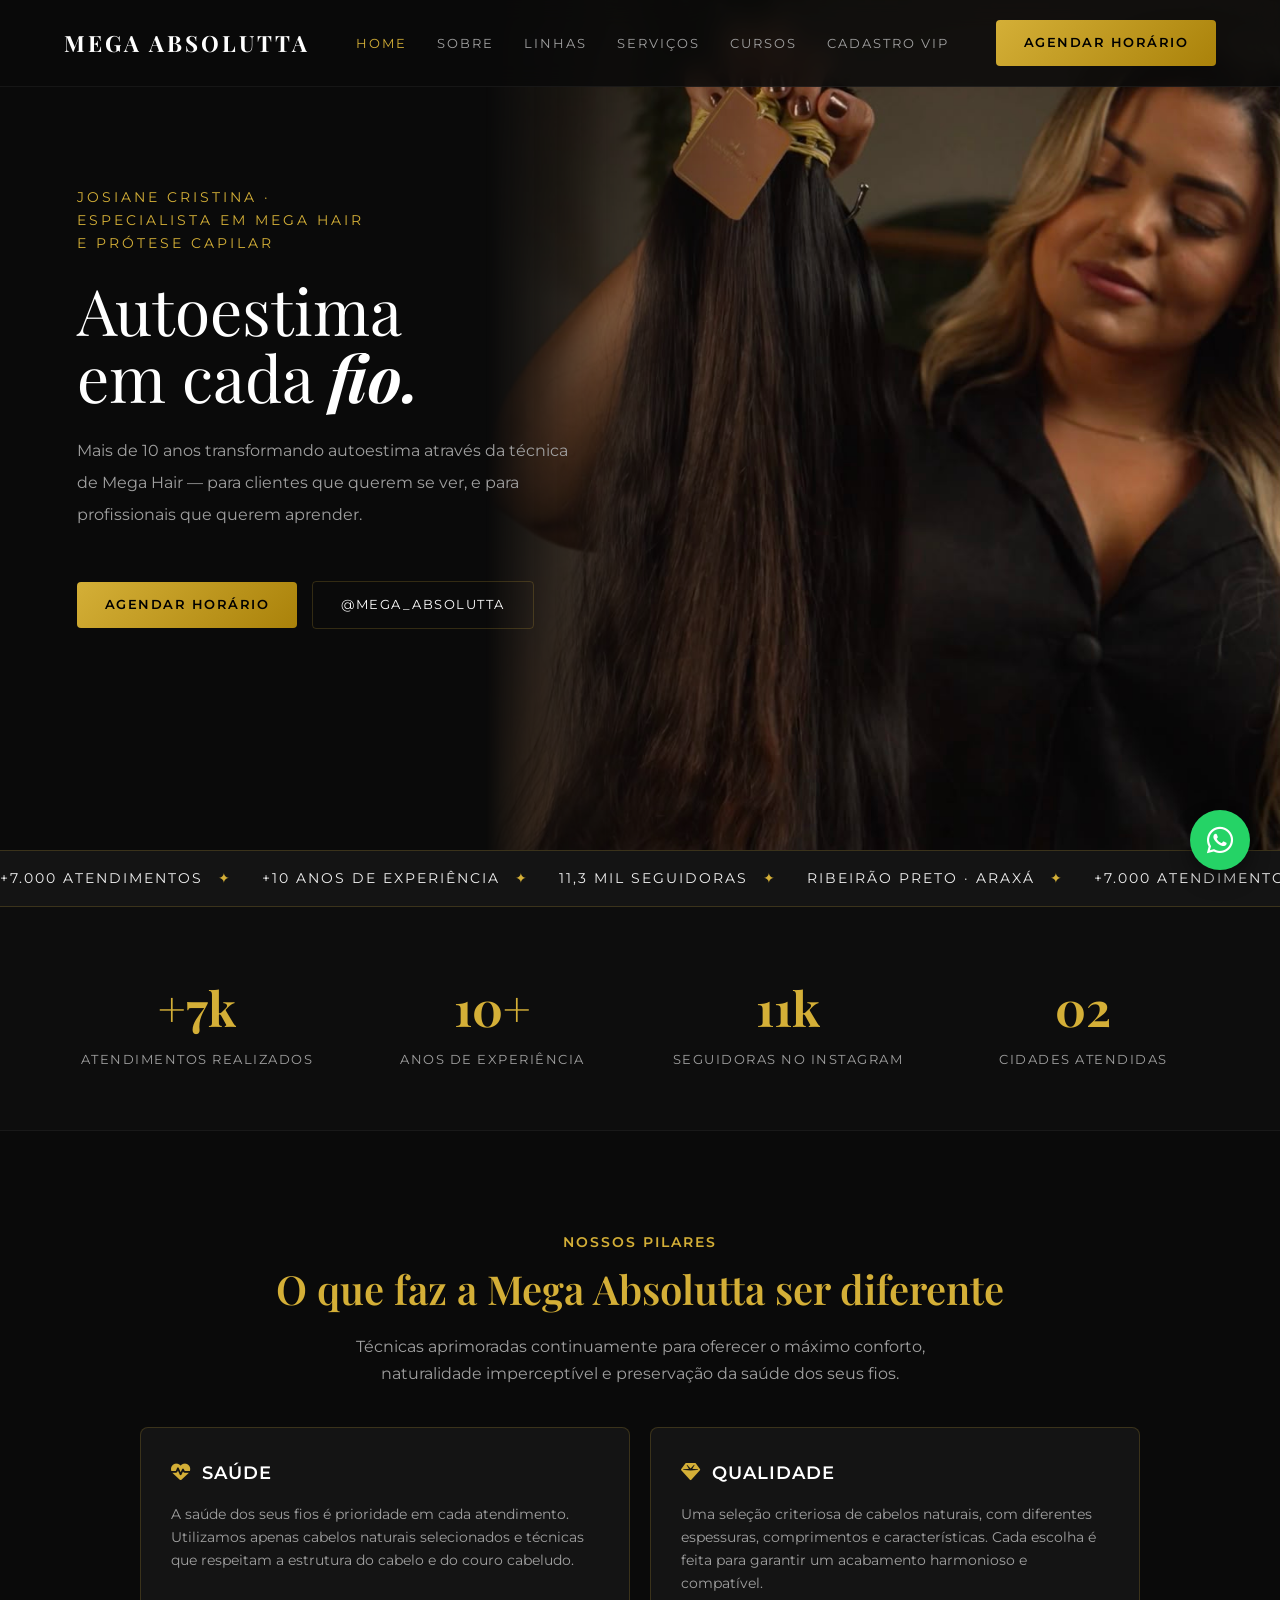
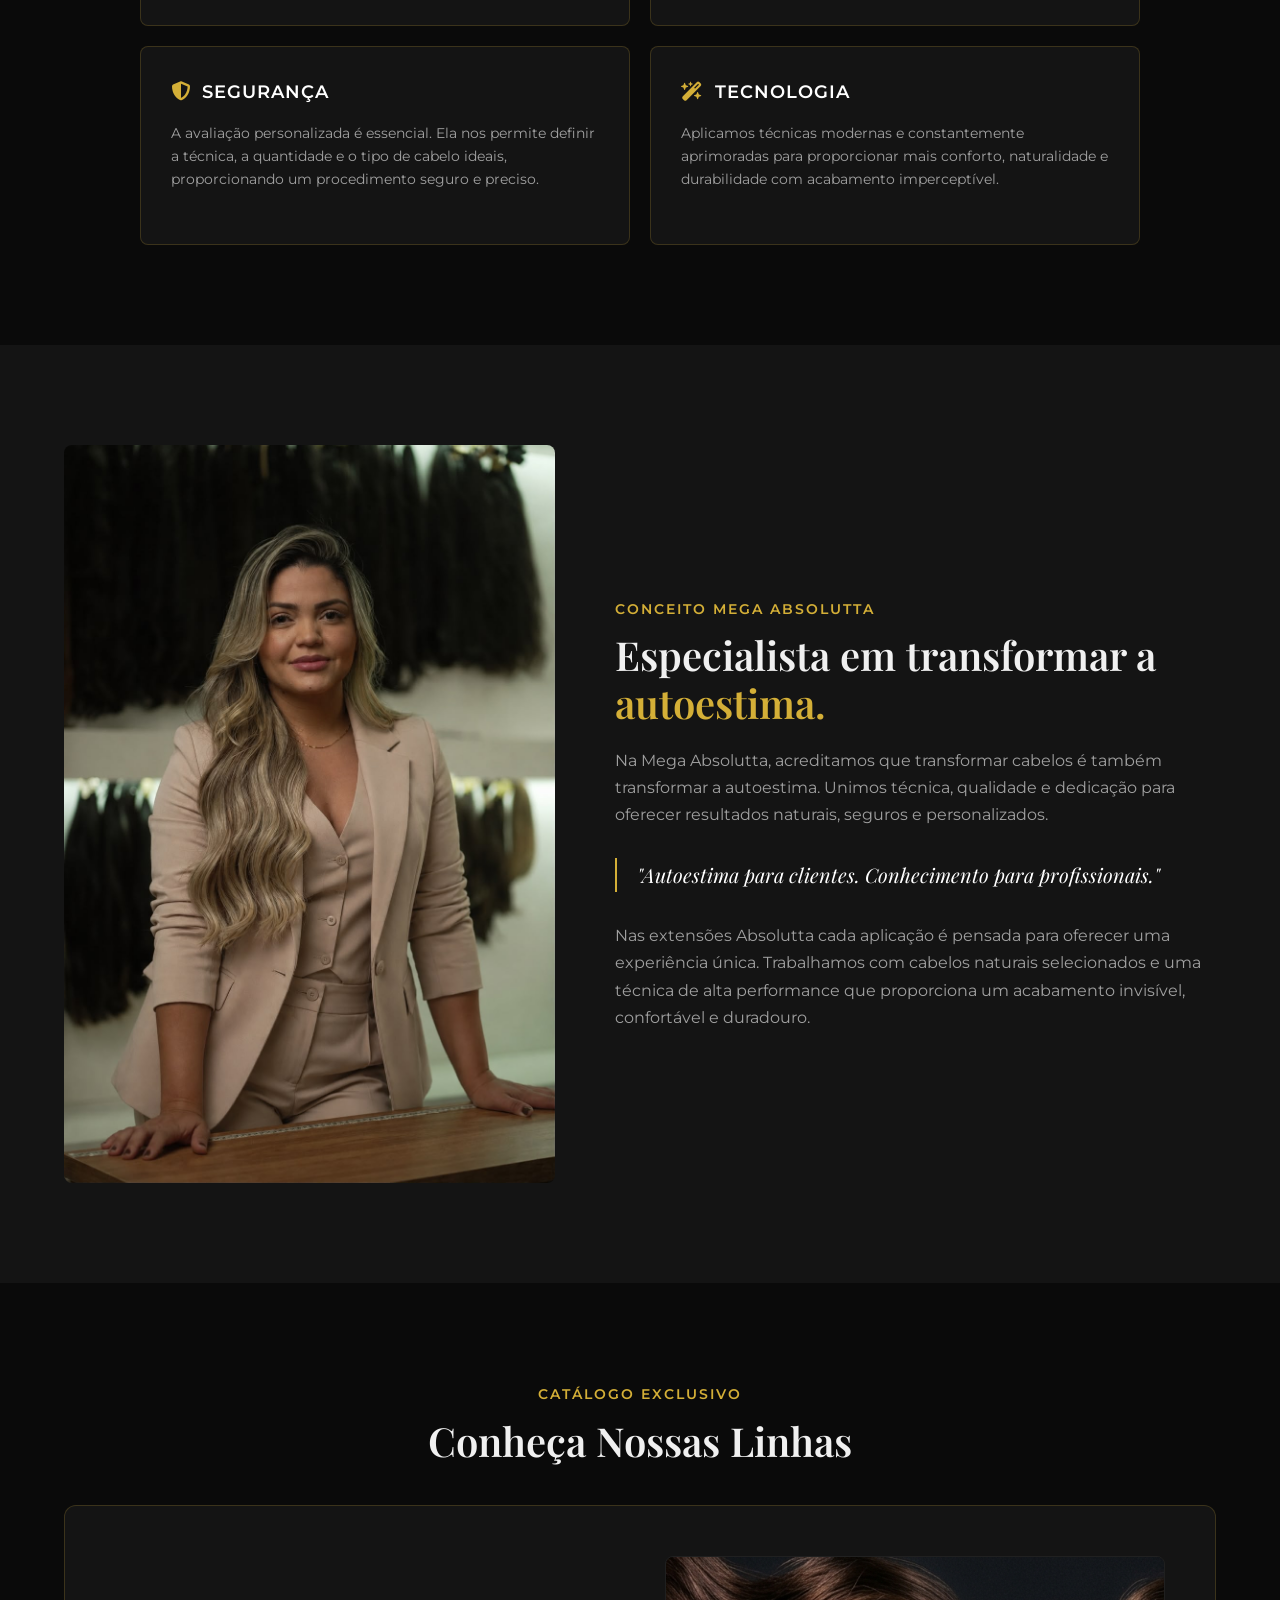
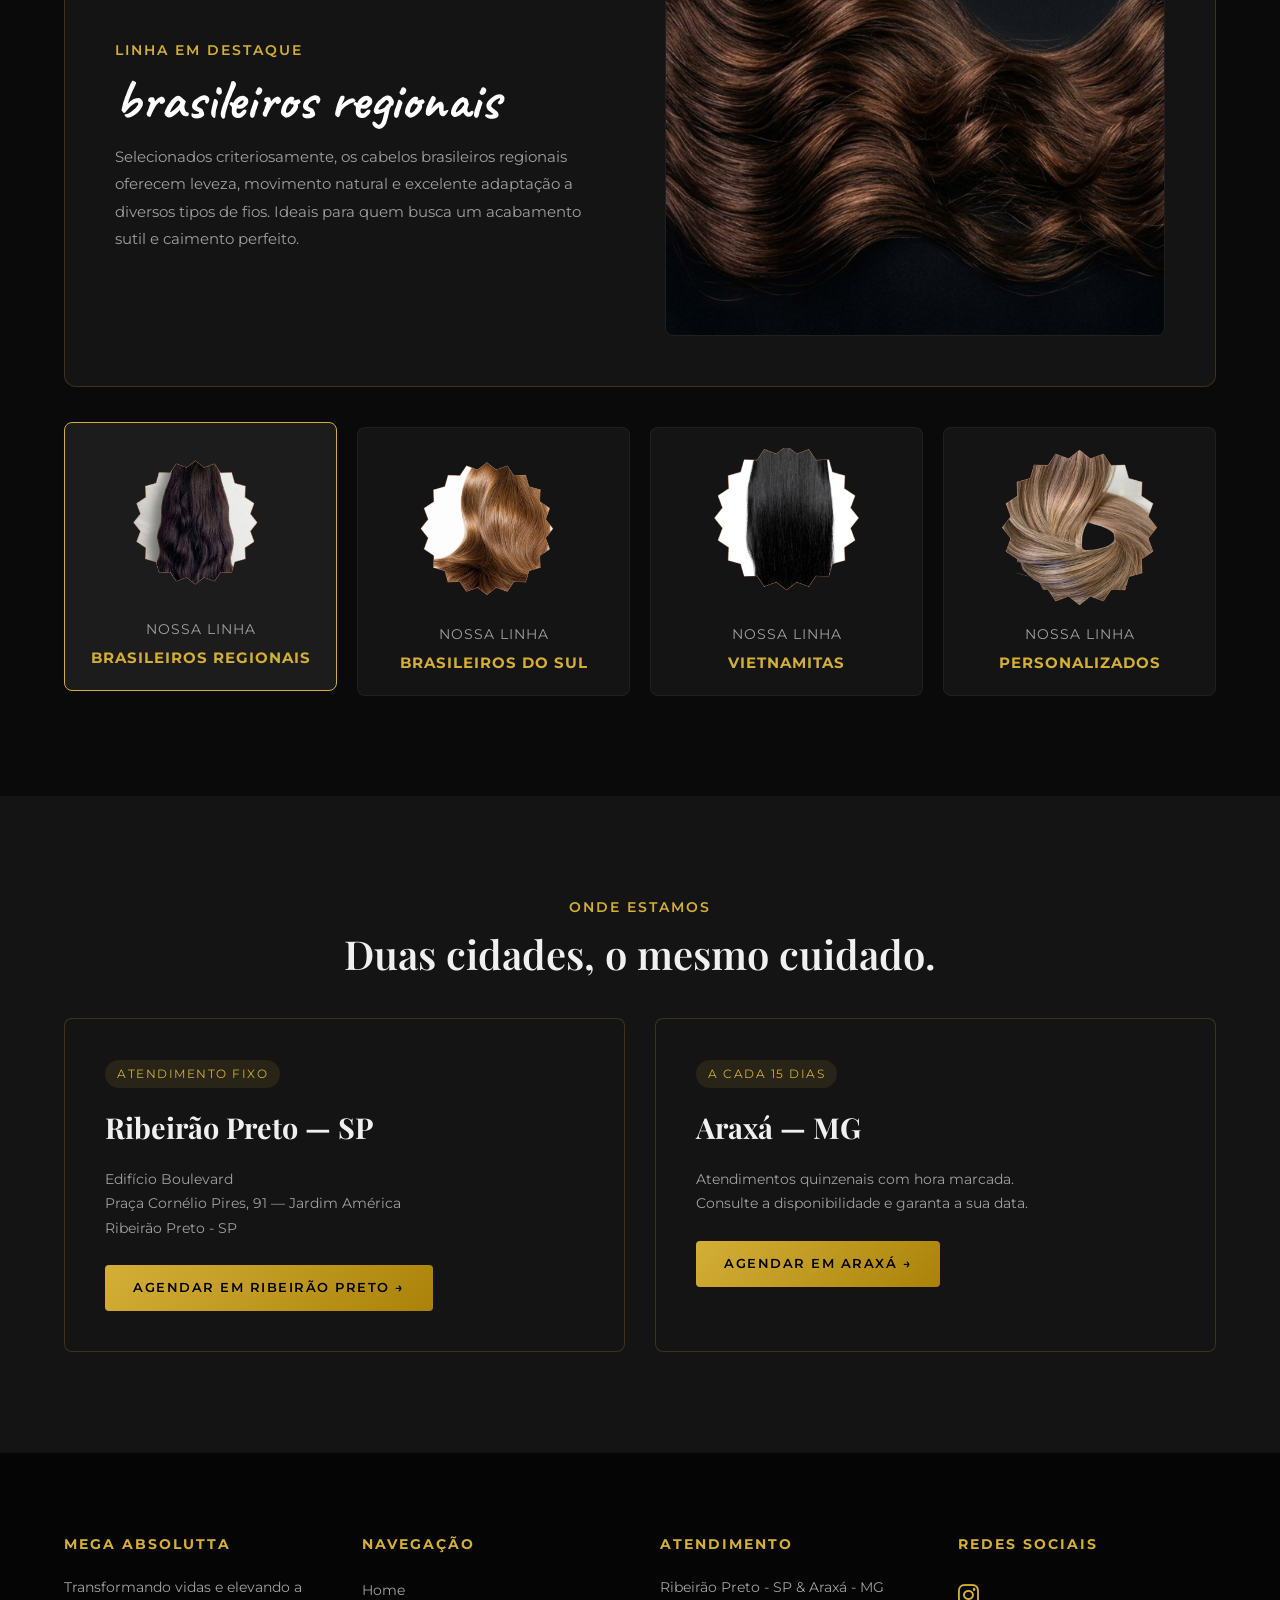
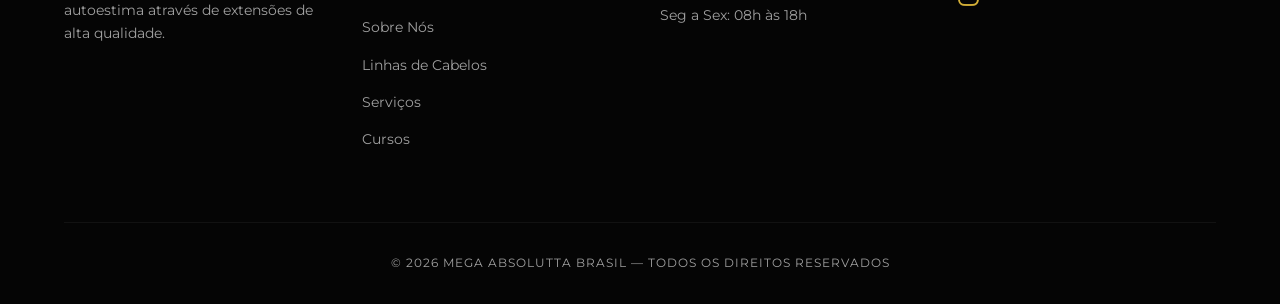
<file: index.html>
<!DOCTYPE html>
<html lang="pt-BR">
<head>
<meta charset="UTF-8">
<meta name="viewport" content="width=device-width, initial-scale=1.0">
<title>Mega Absolutta | Josiane Cristina — Mega Hair & Extensões</title>
<link rel="preconnect" href="https://fonts.googleapis.com">
<link rel="preconnect" href="https://fonts.gstatic.com" crossorigin>
<link href="https://fonts.googleapis.com/css2?family=Caveat:wght@600;700&family=Montserrat:wght@300;400;500;600;700&family=Playfair+Display:ital,wght@0,400;0,600;0,700;1,400&display=swap" rel="stylesheet">
<link rel="stylesheet" href="https://cdnjs.cloudflare.com/ajax/libs/font-awesome/6.4.0/css/all.min.css">
<link rel="stylesheet" href="style.css">
</head>
<body>
<!-- CABEÇALHO -->
<header class="navbar">
<div class="container nav-container">
<div class="logo">
<a href="#home">MEGA ABSOLUTTA</a>
</div>
<nav>
<ul class="nav-menu" id="navMenu">
<li><a href="#home" class="nav-link active" onclick="closeMenu()">HOME</a></li>
<li><a href="#sobre" class="nav-link" onclick="closeMenu()">SOBRE</a></li>
<li><a href="#linhas" class="nav-link" onclick="closeMenu()">LINHAS</a></li>
<li><a href="servico.html" class="nav-link">SERVIÇOS</a></li>
<li><a href="cursos.html" class="nav-link">CURSOS</a></li>
<li><a href="cadastro.html" class="nav-link">CADASTRO VIP</a></li>
</ul>
</nav>
<div style="display: flex; align-items: center; gap: 15px;">
<a href="https://api.whatsapp.com/send?phone=5516996207228&text=Ol%C3%A1!%20Gostaria%20de%20mais%20informa%C3%A7%C3%B5es%20e%20agendar%20um%20hor%C3%A1rio." target="_blank" rel="noopener" class="btn-gold">Agendar Horário</a>
<!-- Botão Hambúrguer Mobile -->
<button class="mobile-menu-btn" onclick="toggleMenu()" aria-label="Abrir menu">
<i class="fa-solid fa-bars" id="menuIcon"></i>
</button>
</div>
</div>
</header>

<!-- HERO SECTION -->
<section id="home" class="hero">
<div class="hero-content-wrapper">
<div class="hero-text">
<span class="hero-tag">Josiane Cristina · <br>Especialista em Mega Hair<br>e Prótese Capilar</span>
<h1 class="hero-title">Autoestima<br>em cada <span>fio.</span></h1>
<p class="hero-desc">
Mais de 10 anos transformando autoestima através da técnica de Mega Hair — para clientes que querem se ver, e para profissionais que querem aprender.
</p>
<div class="hero-actions">
<a href="https://api.whatsapp.com/send?phone=5516996207228&text=Ol%C3%A1!%20Gostaria%20de%20agendar%20um%20hor%C3%A1rio%20de%20atendimento." target="_blank" rel="noopener" class="btn-gold">
Agendar Horário
</a>
<a href="https://instagram.com/mega_absolutta" target="_blank" rel="noopener" class="btn-outline">
@mega_absolutta
</a>
</div>
</div>
</div>
<div class="hero-bg-image">
<img src="jc3.jpeg" alt="Josiane Cristina - Mega Hair">
</div>
</section>

<!-- TICKER -->
<div class="ticker-bar">
<div class="ticker-track">
<div class="ticker-item">+7.000 atendimentos <span>✦</span></div>
<div class="ticker-item">+10 anos de experiência <span>✦</span></div>
<div class="ticker-item">11,3 mil seguidoras <span>✦</span></div>
<div class="ticker-item">Ribeirão Preto · Araxá <span>✦</span></div>
<div class="ticker-item">+7.000 atendimentos <span>✦</span></div>
<div class="ticker-item">+10 anos de experiência <span>✦</span></div>
<div class="ticker-item">11,3 mil seguidoras <span>✦</span></div>
<div class="ticker-item">Ribeirão Preto · Araxá <span>✦</span></div>
</div>
</div>

<!-- NÚMEROS -->
<section class="stats-section">
<div class="container">
<div class="stats-grid">
<div>
<div class="stat-number">+7k</div>
<div class="stat-label">Atendimentos Realizados</div>
</div>
<div>
<div class="stat-number">10+</div>
<div class="stat-label">Anos de Experiência</div>
</div>
<div>
<div class="stat-number">11k</div>
<div class="stat-label">Seguidoras no Instagram</div>
</div>
<div>
<div class="stat-number">02</div>
<div class="stat-label">Cidades Atendidas</div>
</div>
</div>
</div>
</section>

<!-- DIFERENCIAIS -->
<section class="section-padding">
<div class="container text-center">
<span class="gold-subtitle" style="text-align: center;">Nossos Pilares</span>
<h2 class="section-title gold-text" style="text-align: center;">O que faz a Mega Absolutta ser diferente</h2>
<p style="color: var(--text-muted); max-width: 650px; margin: 0 auto; text-align: center;">
Técnicas aprimoradas continuamente para oferecer o máximo conforto, naturalidade imperceptível e preservação da saúde dos seus fios.
</p>
<div class="pilar-badges">
<div class="badge">
<div class="badge-header">
<i class="fa-solid fa-heart-pulse"></i>
<span class="badge-title">Saúde</span>
</div>
<p class="badge-text">A saúde dos seus fios é prioridade em cada atendimento. Utilizamos apenas cabelos naturais selecionados e técnicas que respeitam a estrutura do cabelo e do couro cabeludo.</p>
</div>
<div class="badge">
<div class="badge-header">
<i class="fa-solid fa-gem"></i>
<span class="badge-title">Qualidade</span>
</div>
<p class="badge-text">Uma seleção criteriosa de cabelos naturais, com diferentes espessuras, comprimentos e características. Cada escolha é feita para garantir um acabamento harmonioso e compatível.</p>
</div>
<div class="badge">
<div class="badge-header">
<i class="fa-solid fa-shield-halved"></i>
<span class="badge-title">Segurança</span>
</div>
<p class="badge-text">A avaliação personalizada é essencial. Ela nos permite definir a técnica, a quantidade e o tipo de cabelo ideais, proporcionando um procedimento seguro e preciso.</p>
</div>
<div class="badge">
<div class="badge-header">
<i class="fa-solid fa-wand-magic-sparkles"></i>
<span class="badge-title">Tecnologia</span>
</div>
<p class="badge-text">Aplicamos técnicas modernas e constantemente aprimoradas para proporcionar mais conforto, naturalidade e durabilidade com acabamento imperceptível.</p>
</div>
</div>
</div>
</section>

<!-- CONCEITO -->
<section id="sobre" class="section-padding" style="background: var(--bg-card);">
<div class="container">
<div class="conceito-grid">
<div>
<img src="jc2.jpeg" alt="Sobre a Mega Absolutta" style="border-radius: 8px;">
</div>
<div>
<span class="gold-subtitle">Conceito Mega Absolutta</span>
<h2 class="section-title">Especialista em transformar a <span class="gold-text">autoestima.</span></h2>
<p style="color: var(--text-muted); margin-bottom: 15px;">
Na Mega Absolutta, acreditamos que transformar cabelos é também transformar a autoestima. Unimos técnica, qualidade e dedicação para oferecer resultados naturais, seguros e personalizados.
</p>
<div class="quote-box">
"Autoestima para clientes. Conhecimento para profissionais."
</div>
<p style="color: var(--text-muted);">
Nas extensões Absolutta cada aplicação é pensada para oferecer uma experiência única. Trabalhamos com cabelos naturais selecionados e uma técnica de alta performance que proporciona um acabamento invisível, confortável e duradouro.
</p>
</div>
</div>
</div>
</section>

<!-- CATÁLOGO / LINHAS -->
<section id="linhas" class="section-padding">
<div class="container">
<div style="text-align: center; margin-bottom: 40px;">
<span class="gold-subtitle">Catálogo Exclusivo</span>
<h2 class="section-title">Conheça Nossas Linhas</h2>
</div>
<div class="detalhe-modelo">
<div class="container-detalhe">
<div class="detalhe-texto">
<span class="gold-subtitle">LINHA EM DESTAQUE</span>
<h2 id="detalhe-titulo" class="titulo-modelo">brasileiros regionais</h2>
<p id="detalhe-descricao" class="descricao-linha">
Selecionados criteriosamente, os cabelos brasileiros regionais oferecem leveza, movimento natural e excelente adaptação a diversos tipos de fios. Ideais para quem busca um acabamento sutil e caimento perfeito.
</p>
</div>
<div class="detalhe-imagem">
<img id="detalhe-img" src="regionalbrasil_detalhe.png" alt="Detalhe do Cabelo">
</div>
</div>
</div>
<div class="grid-4-linhas">
<div class="card-modelo active" onclick="trocarModelo('regional', this)">
<img src="regionalbrasil.png" alt="Brasileiros Regionais">
<h3>Nossa linha<strong class="gold-text">Brasileiros Regionais</strong></h3>
</div>
<div class="card-modelo" onclick="trocarModelo('sul', this)">
<img src="brasileirosul.png" alt="Brasileiros do Sul">
<h3>Nossa linha<strong class="gold-text">Brasileiros do Sul</strong></h3>
</div>
<div class="card-modelo" onclick="trocarModelo('vietnamita', this)">
<img src="vietnamita.png" alt="Vietnamitas">
<h3>Nossa linha<strong class="gold-text">Vietnamitas</strong></h3>
</div>
<div class="card-modelo" onclick="trocarModelo('personalizados', this)">
<img src="personalizados.png" alt="Personalizados">
<h3>Nossa linha<strong class="gold-text">Personalizados</strong></h3>
</div>
</div>
</div>
</section>

<!-- UNIDADES -->
<section id="unidades" class="section-padding" style="background: var(--bg-card);">
<div class="container">
<div style="text-align: center;">
<span class="gold-subtitle">Onde Estamos</span>
<h2 class="section-title">Duas cidades, o mesmo cuidado.</h2>
</div>
<div class="unidades-grid">
<div class="unidade-card">
<span class="unidade-badge">Atendimento Fixo</span>
<h3>Ribeirão Preto — SP</h3>
<p>
Edifício Boulevard<br>
Praça Cornélio Pires, 91 — Jardim América<br>
Ribeirão Preto - SP
</p>
<a href="https://api.whatsapp.com/send?phone=5516996207228&text=Ol%C3%A1!%20Gostaria%20de%20agendar%20um%20hor%C3%A1rio%20para%20a%20unidade%20de%20Ribeir%C3%A3o%20Preto." target="_blank" rel="noopener" class="btn-gold">Agendar em Ribeirão Preto →</a>
</div>
<div class="unidade-card">
<span class="unidade-badge">A cada 15 dias</span>
<h3>Araxá — MG</h3>
<p>
Atendimentos quinzenais com hora marcada.<br>
Consulte a disponibilidade e garanta a sua data.
</p>
<a href="https://api.whatsapp.com/send?phone=553488033811&text=Ol%C3%A1!%20Gostaria%20de%20agendar%20um%20hor%C3%A1rio%20para%20a%20unidade%20de%20Arax%C3%A1." target="_blank" rel="noopener" class="btn-gold">Agendar em Araxá →</a>
</div>
</div>
</div>
</section>

<!-- RODAPÉ -->
<footer class="footer">
<div class="container">
<div class="footer-grid">
<div class="footer-col">
<h4 class="gold-text">MEGA ABSOLUTTA</h4>
<p style="color: var(--text-muted); font-size: 0.85rem;">Transformando vidas e elevando a autoestima através de extensões de alta qualidade.</p>
</div>
<div class="footer-col">
<h4 class="gold-text">Navegação</h4>
<ul>
<li><a href="#home">Home</a></li>
<li><a href="#sobre">Sobre Nós</a></li>
<li><a href="#linhas">Linhas de Cabelos</a></li>
<li><a href="servico.html">Serviços</a></li>
<li><a href="cursos.html">Cursos</a></li>
</ul>
</div>
<div class="footer-col">
<h4 class="gold-text">Atendimento</h4>
<p style="color: var(--text-muted); font-size: 0.85rem;">Ribeirão Preto - SP & Araxá - MG</p>
<p style="color: var(--text-muted); font-size: 0.85rem; margin-top: 5px;">Seg a Sex: 08h às 18h</p>
</div>
<div class="footer-col">
<h4 class="gold-text">Redes Sociais</h4>
<a href="https://instagram.com/mega_absolutta" target="_blank" rel="noopener" style="color: var(--gold-primary); font-size: 1.5rem;"><i class="fa-brands fa-instagram"></i></a>
</div>
</div>
<div class="copyright">
<p>&copy; 2026 MEGA ABSOLUTTA BRASIL — TODOS OS DIREITOS RESERVADOS</p>
</div>
</div>
</footer>

<a href="https://api.whatsapp.com/send?phone=5534880338118&text=Ol%C3%A1!%20Gostaria%20de%20mais%20informa%C3%A7%C3%B5es." class="whatsapp-btn" target="_blank" rel="noopener">
<i class="fa-brands fa-whatsapp"></i>
</a>

<!-- SCRIPTS DA PÁGINA -->
<script>
// Controle das Linhas de Cabelo
const dadosModelos = {
  regional: {
    titulo: 'brasileiros regionais',
    descricao: 'Selecionados criteriosamente, os cabelos brasileiros regionais oferecem leveza, movimento natural e excelente adaptação a diversos tipos de fios. Ideais para quem busca um acabamento sutil e caimento perfeito.',
    imagem: 'regionalbrasil_detalhe.png'
  },
  sul: {
    titulo: 'brasileiros do sul',
    descricao: 'Fios extremamente finos, sedosos e de tonalidades naturalmente mais claras. Cabelos raros e nobres, perfeitos para quem exige máxima leveza, fluidez e alta qualidade.',
    imagem: 'brasileirosul_detalhe.png'
  },
  vietnamita: {
    titulo: 'vietnamita',
    descricao: 'Conhecidos por sua resistência excepcional, densidade e brilho intenso, os cabelos vietnamitas possuem fios encorpados (de espessura média a grossa) com caimento impecável. Suportam bem estilizações e possuem altíssima durabilidade.',
    imagem: 'vietnamita_detalhe.png'
  },
  personalizados: {
    titulo: 'personalizados',
    descricao: 'Linha sob medida desenvolvida de acordo com a preferência do cliente. Processo artesanal de seleção, textura e tonalidade para garantir um resultado único e exclusivo.',
    imagem: 'personalizados_detalhe.png'
  }
};

function trocarModelo(chave, elemento) {
  const dados = dadosModelos[chave];
  const imgElement = document.getElementById('detalhe-img');

  document.querySelectorAll('.card-modelo').forEach(card => card.classList.remove('active'));
  if (elemento) elemento.classList.add('active');

  if (dados) {
    imgElement.style.opacity = '0';
    setTimeout(() => {
      document.getElementById('detalhe-titulo').textContent = dados.titulo;
      document.getElementById('detalhe-descricao').textContent = dados.descricao;
      imgElement.src = dados.imagem;
      imgElement.style.opacity = '1';
    }, 200);
  }
}

// Controle do Menu Hambúrguer Mobile
function toggleMenu() {
  const menu = document.getElementById('navMenu');
  const icon = document.getElementById('menuIcon');
  menu.classList.toggle('active');
  if (menu.classList.contains('active')) {
    icon.classList.remove('fa-bars');
    icon.classList.add('fa-xmark');
  } else {
    icon.classList.remove('fa-xmark');
    icon.classList.add('fa-bars');
  }
}

function closeMenu() {
  const menu = document.getElementById('navMenu');
  const icon = document.getElementById('menuIcon');
  menu.classList.remove('active');
  icon.classList.remove('fa-xmark');
  icon.classList.add('fa-bars');
}
</script>
</body>
</html>
</file>
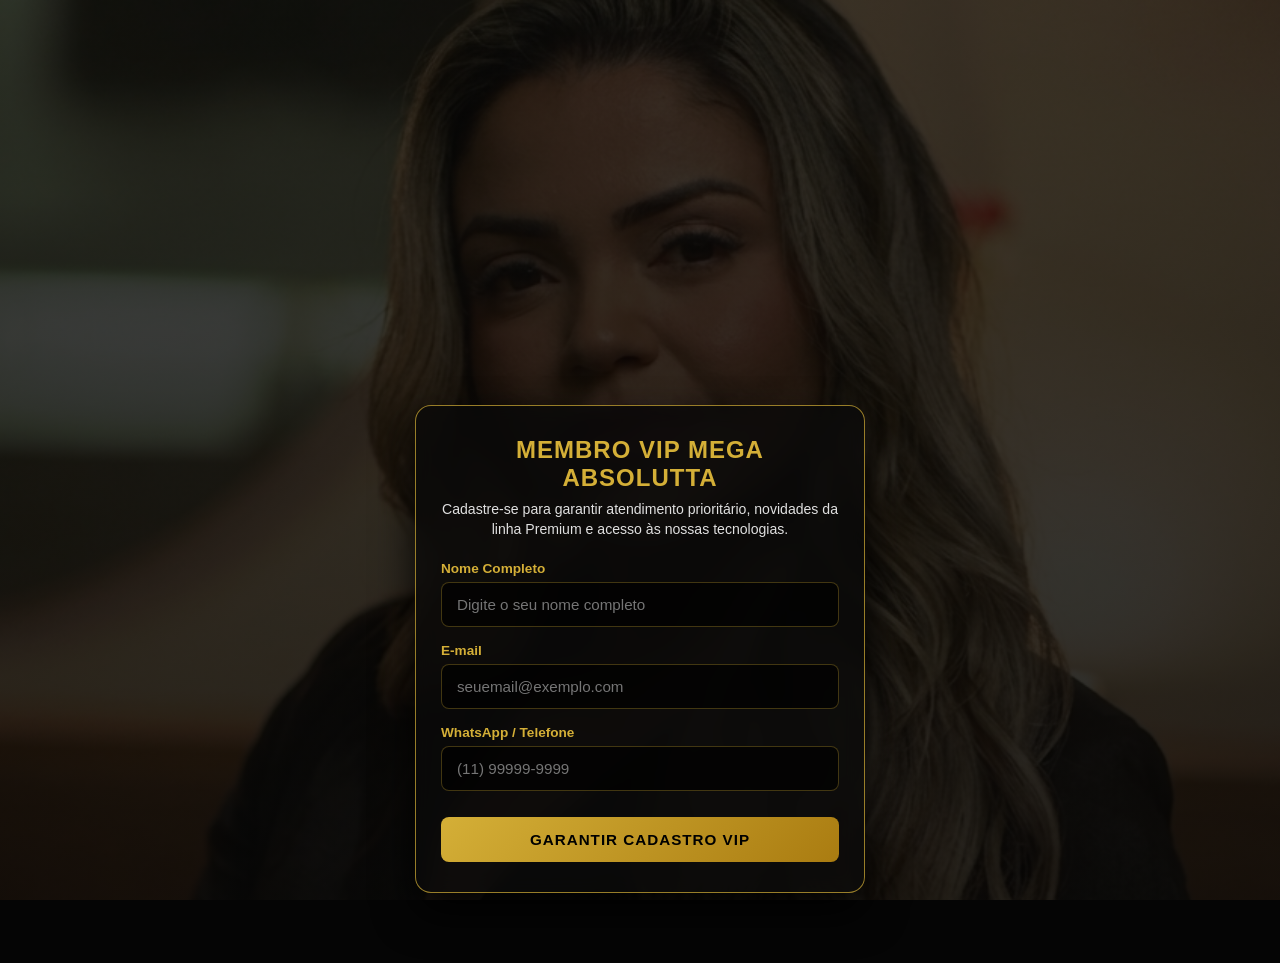
<file: cadastro.html>
<!DOCTYPE html>
<html lang="pt-BR">
<head>
  <meta charset="UTF-8">
  <meta name="viewport" content="width=device-width, initial-scale=1.0">
  <title>Cadastro VIP | Mega Absolutta</title>
  <style>
    /* Reset Geral */
    * {
      margin: 0;
      padding: 0;
      box-sizing: border-box;
      font-family: 'Segoe UI', Tahoma, Geneva, Verdana, sans-serif;
    }

    body {
      background-color: #050505;
      color: #ffffff;
      min-height: 100vh;
      display: flex;
      flex-direction: column;
      align-items: center;
      justify-content: flex-start;
      padding: 0 15px 40px 15px;
      position: relative;
    }

    /* Imagem de Fundo Centralizada no Rosto */
    .bg-image {
      position: fixed;
      top: 0;
      left: 0;
      width: 100vw;
      height: 100vh;
      /* Substitua 'sua-foto-de-fundo.jpg' pelo nome exato da sua foto */
      background-image: linear-gradient(rgba(5, 5, 5, 0.75), rgba(5, 5, 5, 0.85)), url('jc4.png');
      background-size: cover;
      background-position: center 15%; /* Enquadra o topo/rosto da foto */
      background-repeat: no-repeat;
      z-index: 1;
    }

    /* Cartão do Formulário estilo 'Dark Glass' */
    .cadastro-container {
      position: relative;
      z-index: 10;
      max-width: 450px;
      width: 100%;
      padding: 30px 25px;
      background-color: rgba(10, 10, 10, 0.78); /* Fundo escuro e transparente refinado */
      border: 1px solid rgba(212, 175, 55, 0.7);
      border-radius: 16px;
      box-shadow: 0 20px 40px rgba(0, 0, 0, 0.9);
      text-align: center;
      backdrop-filter: blur(10px); /* Desfoque de vidro muito sofisticado */
      margin-top: 45vh; /* Empurra o cartão para baixo no computador */
      margin-bottom: 30px;
    }

    .cadastro-container h1 {
      color: #D4AF37;
      font-size: 1.5rem;
      margin-bottom: 8px;
      text-transform: uppercase;
      letter-spacing: 1px;
    }

    .cadastro-container p {
      color: #e0e0e0;
      font-size: 0.88rem;
      margin-bottom: 22px;
      line-height: 1.4;
    }

    .form-group {
      text-align: left;
      margin-bottom: 16px;
    }

    .form-group label {
      display: block;
      color: #D4AF37;
      margin-bottom: 6px;
      font-size: 0.85rem;
      font-weight: 600;
    }

    .form-group input {
      width: 100%;
      padding: 13px 15px;
      background-color: rgba(0, 0, 0, 0.65);
      border: 1px solid rgba(212, 175, 55, 0.3);
      border-radius: 8px;
      color: #ffffff;
      font-size: 0.95rem;
      outline: none;
      transition: all 0.3s ease;
    }

    .form-group input:focus {
      border-color: #D4AF37;
      background-color: rgba(0, 0, 0, 0.85);
      box-shadow: 0 0 10px rgba(212, 175, 55, 0.2);
    }

    .btn-submit {
      width: 100%;
      padding: 14px;
      background: linear-gradient(135deg, #D4AF37 0%, #AA7C11 100%);
      color: #000000;
      font-weight: bold;
      font-size: 0.95rem;
      border: none;
      border-radius: 8px;
      cursor: pointer;
      text-transform: uppercase;
      letter-spacing: 1px;
      transition: transform 0.2s ease, box-shadow 0.2s ease;
      margin-top: 10px;
    }

    .btn-submit:hover {
      transform: translateY(-2px);
      box-shadow: 0 4px 15px rgba(212, 175, 55, 0.4);
    }

    #mensagem-sucesso {
      display: none;
      padding: 15px;
      background-color: rgba(212, 175, 55, 0.1);
      border: 1px solid #D4AF37;
      border-radius: 8px;
      color: #ffffff;
    }

    #mensagem-sucesso h2 {
      color: #D4AF37;
      margin-bottom: 8px;
      font-size: 1.3rem;
    }

    /* 📱 OTIMIZAÇÃO EXCLUSIVA PARA CELULARES */
    @media (max-width: 600px) {
      .bg-image {
        /* Enquadra exatamente a parte superior (rosto) na tela do celular */
        background-position: center top; 
      }

      .cadastro-container {
        /* Deixa 55% da altura da tela livre no topo para o rosto aparecer sem bloqueios! */
        margin-top: 55vh; 
        padding: 22px 18px;
        border-radius: 14px;
      }

      .cadastro-container h1 {
        font-size: 1.3rem;
      }

      .cadastro-container p {
        font-size: 0.82rem;
      }
    }
  </style>
</head>
<body>

  <!-- Camada da Imagem de Fundo -->
  <div class="bg-image"></div>

  <!-- Iframe Oculto para envio das respostas -->
  <iframe name="hidden_iframe" id="hidden_iframe" style="display:none;" onload="if(submitted){mostrarSucesso();}"></iframe>

  <!-- Cartão de Cadastro Posicionado no Mobile -->
  <main class="cadastro-container">
    <div id="conteudo-form">
      <h1>Membro VIP Mega Absolutta</h1>
      <p>Cadastre-se para garantir atendimento prioritário, novidades da linha Premium e acesso às nossas tecnologias.</p>

      <form action="https://docs.google.com/forms/d/e/1FAIpQLSdq2cf3v0FxtI4hSK7gmmA6NHPkGtZ3iuzoA7VMEceWfphQsQ/formResponse" method="POST" target="hidden_iframe" onsubmit="submitted=true;">
        
        <div class="form-group">
          <label for="nome">Nome Completo</label>
          <input type="text" id="nome" name="entry.1013084486" placeholder="Digite o seu nome completo" required>
        </div>

        <div class="form-group">
          <label for="email">E-mail</label>
          <input type="email" id="email" name="entry.450429787" placeholder="seuemail@exemplo.com" required>
        </div>

        <div class="form-group">
          <label for="whatsapp">WhatsApp / Telefone</label>
          <input type="tel" id="whatsapp" name="entry.489848782" placeholder="(11) 99999-9999" required>
        </div>

        <button type="submit" class="btn-submit">Garantir Cadastro VIP</button>
      </form>
    </div>

    <!-- Mensagem de Confirmação -->
    <div id="mensagem-sucesso">
      <h2>✨ Cadastro Realizado com Sucesso!</h2>
      <p>Agradecemos a preferência. Em breve nossa equipe entrará em contato.</p>
      <a href="index.html" class="btn-submit" style="display: inline-block; text-decoration: none; margin-top: 15px; width: auto; padding: 10px 25px;">Voltar ao Site</a>
    </div>
  </main>

  <script>
    var submitted = false;

    function mostrarSucesso() {
      document.getElementById('conteudo-form').style.display = 'none';
      document.getElementById('mensagem-sucesso').style.display = 'block';
    }
  </script>

</body>
</html>
</file>
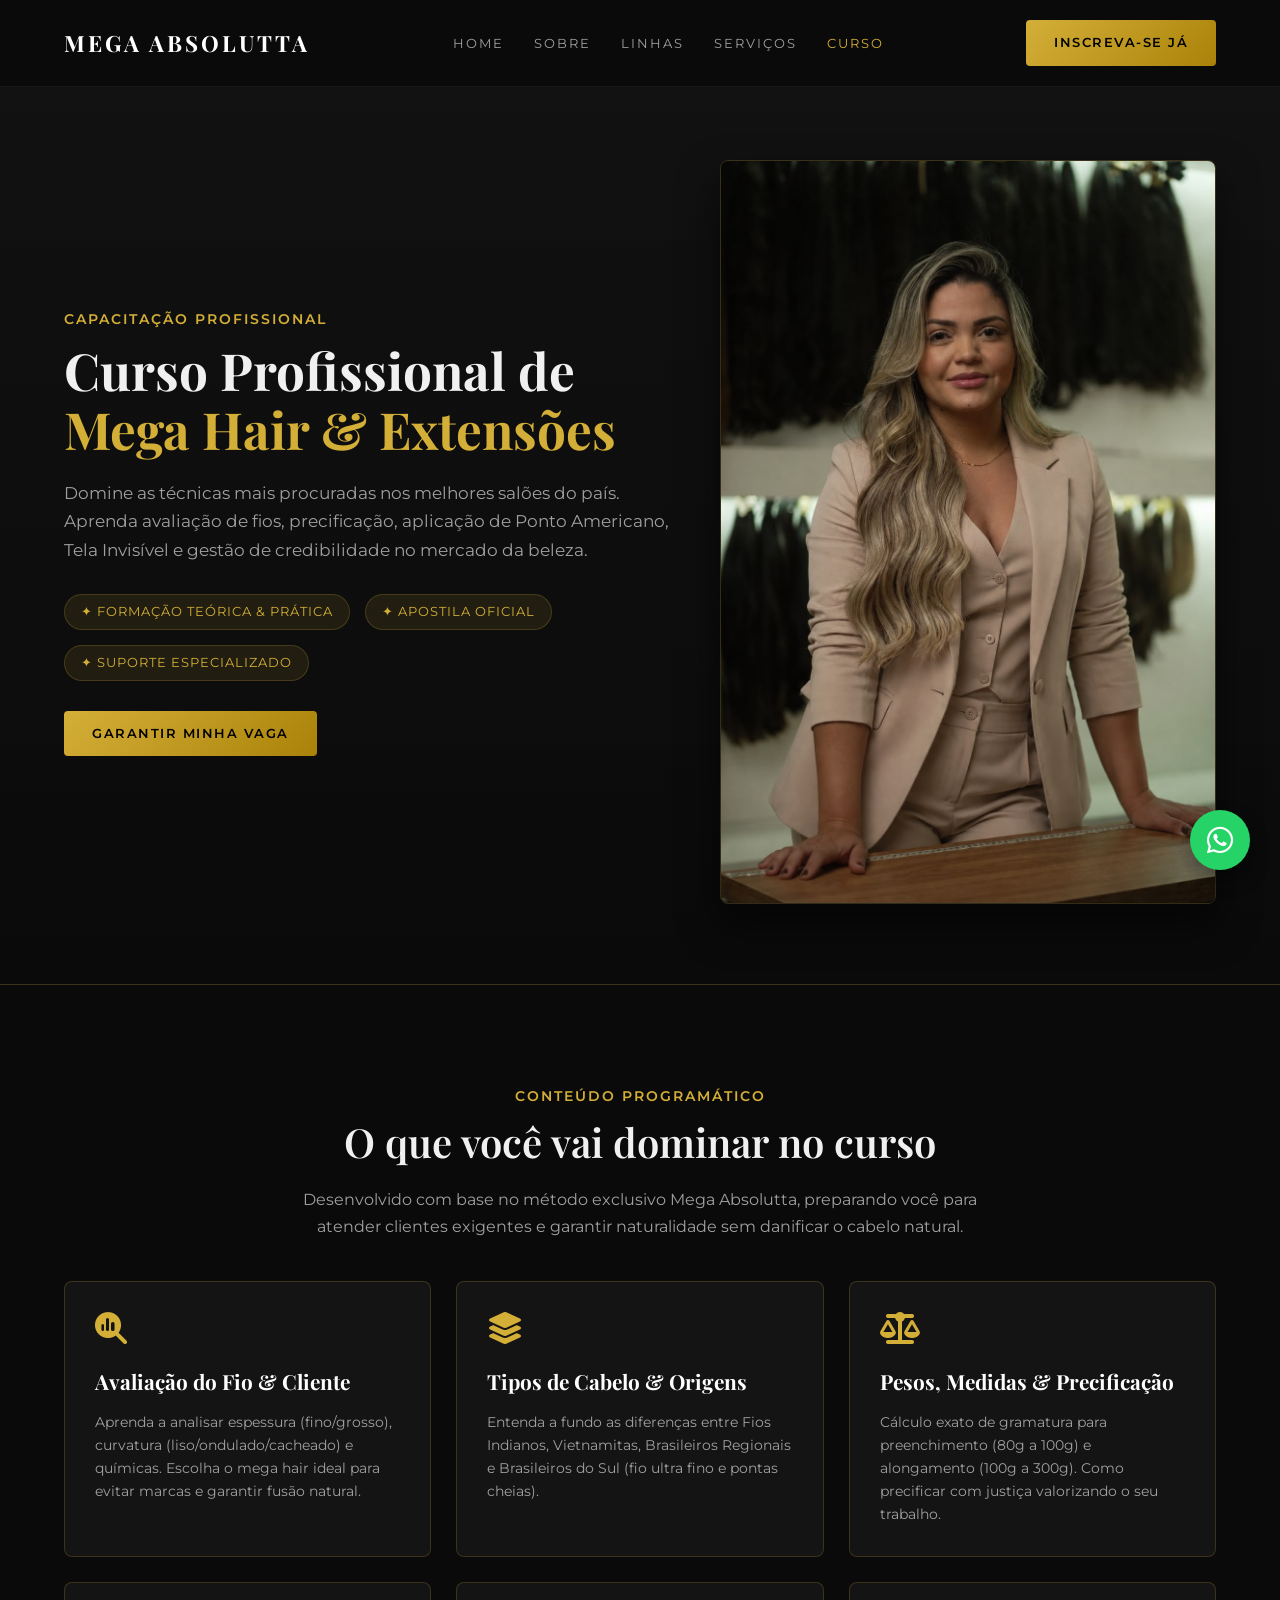
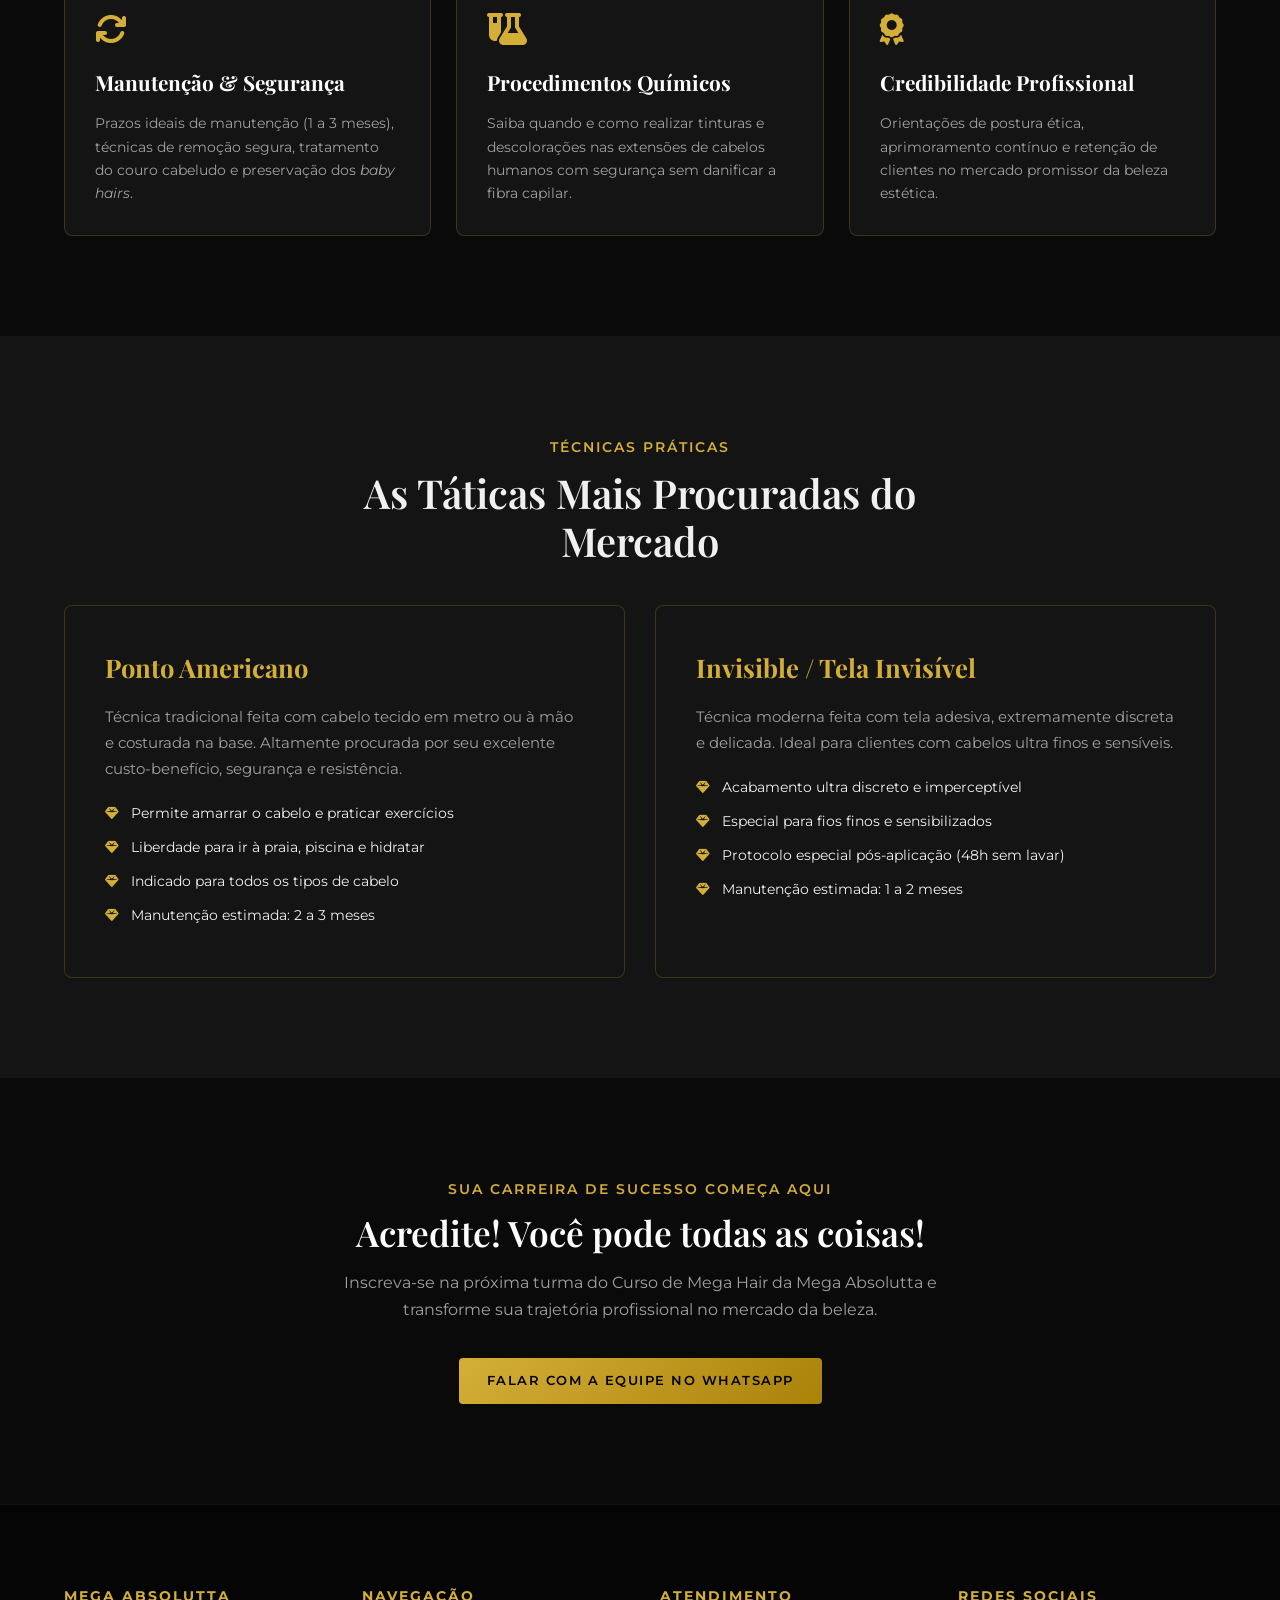
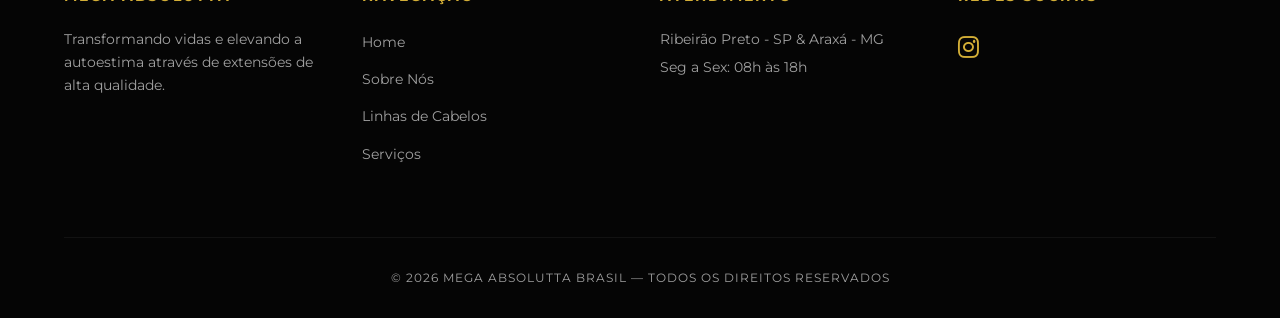
<file: cursos.html>
<!DOCTYPE html>
<html lang="pt-BR">
<head>
<meta charset="UTF-8">
<meta name="viewport" content="width=device-width, initial-scale=1.0">
<title>Mega Absolutta | Cursos de Capacitação Profissional</title>
<link rel="preconnect" href="https://fonts.googleapis.com">
<link rel="preconnect" href="https://fonts.gstatic.com" crossorigin>
<link href="https://fonts.googleapis.com/css2?family=Caveat:wght@600;700&family=Montserrat:wght@300;400;500;600;700&family=Playfair+Display:ital,wght@0,400;0,600;0,700;1,400&display=swap" rel="stylesheet">
<link rel="stylesheet" href="https://cdnjs.cloudflare.com/ajax/libs/font-awesome/6.4.0/css/all.min.css">
<link rel="stylesheet" href="style.css">
</head>
<body>
<!-- NAVBAR IDÊNTICA À HOME -->
<header class="navbar">
<div class="container nav-container">
<div class="logo">
<a href="index.html#home">MEGA ABSOLUTTA</a>
</div>
<nav>
<ul class="nav-menu" id="navMenu">
<li><a href="index.html#home" class="nav-link" onclick="closeMenu()">HOME</a></li>
<li><a href="index.html#sobre" class="nav-link" onclick="closeMenu()">SOBRE</a></li>
<li><a href="index.html#linhas" class="nav-link" onclick="closeMenu()">LINHAS</a></li>
<li><a href="servico.html" class="nav-link">SERVIÇOS</a></li>
<li><a href="cursos.html" class="nav-link active">CURSO</a></li>
</ul>
</nav>
<div style="display: flex; align-items: center; gap: 15px;">
<a href="https://api.whatsapp.com/send?phone=5516996207228&text=Ol%C3%A1!%20Gostaria%20de%20informa%C3%A7%C3%B5es%20sobre%20o%20Curso%20de%20Mega%20Hair." target="_blank" rel="noopener" class="btn-gold">Inscreva-se Já</a>
<!-- Botão Hambúrguer Mobile -->
<button class="mobile-menu-btn" onclick="toggleMenu()" aria-label="Abrir menu">
<i class="fa-solid fa-bars" id="menuIcon"></i>
</button>
</div>
</div>
</header>

<!-- HERO SECTION DO CURSO -->
<section class="hero-curso">
<div class="container">
<div class="hero-grid">
<div>
<span class="gold-subtitle">Capacitação Profissional</span>
<h1>Curso Profissional de <span class="gold-text">Mega Hair & Extensões</span></h1>
<p>
Domine as técnicas mais procuradas nos melhores salões do país. Aprenda avaliação de fios, precificação, aplicação de Ponto Americano, Tela Invisível e gestão de credibilidade no mercado da beleza.
</p>
<div class="hero-badge-list">
<span class="hero-badge">✦ Formação Teórica & Prática</span>
<span class="hero-badge">✦ Apostila Oficial</span>
<span class="hero-badge">✦ Suporte Especializado</span>
</div>
<a href="https://api.whatsapp.com/send?phone=5516996207228&text=Ol%C3%A1!%20Quero%20garantir%20minha%20vaga%20no%20Curso%20de%20Capacitação%20de%20Mega%20Hair." target="_blank" rel="noopener" class="btn-gold">Garantir Minha Vaga</a>
</div>
<div>
<img src="jc2.jpeg" alt="Curso Profissional Mega Absolutta" style="border-radius: 8px; border: 1px solid var(--border-color); box-shadow: 0 20px 40px rgba(0,0,0,0.6);">
</div>
</div>
</div>
</section>

<!-- O QUE VOCÊ VAI APRENDER -->
<section class="section-padding">
<div class="container">
<div style="text-align: center; max-width: 700px; margin: 0 auto;">
<span class="gold-subtitle">Conteúdo Programático</span>
<h2 class="section-title">O que você vai dominar no curso</h2>
<p style="color: var(--text-muted);">
Desenvolvido com base no método exclusivo Mega Absolutta, preparando você para atender clientes exigentes e garantir naturalidade sem danificar o cabelo natural.
</p>
</div>
<div class="modulos-grid">
<div class="modulo-card">
<i class="fa-solid fa-magnifying-glass-chart modulo-icon"></i>
<h3>Avaliação do Fio & Cliente</h3>
<p>Aprenda a analisar espessura (fino/grosso), curvatura (liso/ondulado/cacheado) e químicas. Escolha o mega hair ideal para evitar marcas e garantir fusão natural.</p>
</div>
<div class="modulo-card">
<i class="fa-solid fa-layer-group modulo-icon"></i>
<h3>Tipos de Cabelo & Origens</h3>
<p>Entenda a fundo as diferenças entre Fios Indianos, Vietnamitas, Brasileiros Regionais e Brasileiros do Sul (fio ultra fino e pontas cheias).</p>
</div>
<div class="modulo-card">
<i class="fa-solid fa-scale-balanced modulo-icon"></i>
<h3>Pesos, Medidas & Precificação</h3>
<p>Cálculo exato de gramatura para preenchimento (80g a 100g) e alongamento (100g a 300g). Como precificar com justiça valorizando o seu trabalho.</p>
</div>
<div class="modulo-card">
<i class="fa-solid fa-arrows-rotate modulo-icon"></i>
<h3>Manutenção & Segurança</h3>
<p>Prazos ideais de manutenção (1 a 3 meses), técnicas de remoção segura, tratamento do couro cabeludo e preservação dos <i>baby hairs</i>.</p>
</div>
<div class="modulo-card">
<i class="fa-solid fa-flask-vial modulo-icon"></i>
<h3>Procedimentos Químicos</h3>
<p>Saiba quando e como realizar tinturas e descolorações nas extensões de cabelos humanos com segurança sem danificar a fibra capilar.</p>
</div>
<div class="modulo-card">
<i class="fa-solid fa-award modulo-icon"></i>
<h3>Credibilidade Profissional</h3>
<p>Orientações de postura ética, aprimoramento contínuo e retenção de clientes no mercado promissor da beleza estética.</p>
</div>
</div>
</div>
</section>

<!-- TÉCNICAS EM DESTAQUE -->
<section class="section-padding" style="background: var(--bg-card);">
<div class="container">
<div style="text-align: center; max-width: 700px; margin: 0 auto;">
<span class="gold-subtitle">Técnicas Práticas</span>
<h2 class="section-title">As Táticas Mais Procuradas do Mercado</h2>
</div>
<div class="tecnicas-container">
<!-- PONTO AMERICANO -->
<div class="tecnica-box">
<h3>Ponto Americano</h3>
<p>Técnica tradicional feita com cabelo tecido em metro ou à mão e costurada na base. Altamente procurada por seu excelente custo-benefício, segurança e resistência.</p>
<ul class="tecnica-features">
<li><i class="fa-solid fa-gem"></i> Permite amarrar o cabelo e praticar exercícios</li>
<li><i class="fa-solid fa-gem"></i> Liberdade para ir à praia, piscina e hidratar</li>
<li><i class="fa-solid fa-gem"></i> Indicado para todos os tipos de cabelo</li>
<li><i class="fa-solid fa-gem"></i> Manutenção estimada: 2 a 3 meses</li>
</ul>
</div>
<!-- INVISIBLE / TELA INVISÍVEL -->
<div class="tecnica-box">
<h3>Invisible / Tela Invisível</h3>
<p>Técnica moderna feita com tela adesiva, extremamente discreta e delicada. Ideal para clientes com cabelos ultra finos e sensíveis.</p>
<ul class="tecnica-features">
<li><i class="fa-solid fa-gem"></i> Acabamento ultra discreto e imperceptível</li>
<li><i class="fa-solid fa-gem"></i> Especial para fios finos e sensibilizados</li>
<li><i class="fa-solid fa-gem"></i> Protocolo especial pós-aplicação (48h sem lavar)</li>
<li><i class="fa-solid fa-gem"></i> Manutenção estimada: 1 a 2 meses</li>
</ul>
</div>
</div>
</div>
</section>

<!-- CTA DE INSCRIÇÃO -->
<section class="cta-section section-padding">
<div class="container text-center">
<span class="gold-subtitle">Sua Carreira de Sucesso Começa Aqui</span>
<h2 class="section-title">Acredite! Você pode todas as coisas!</h2>
<p style="color: var(--text-muted); max-width: 600px; margin: 0 auto 35px auto;">
Inscreva-se na próxima turma do Curso de Mega Hair da Mega Absolutta e transforme sua trajetória profissional no mercado da beleza.
</p>
<a href="https://api.whatsapp.com/send?phone=5516996207228&text=Ol%C3%A1!%20Quero%20informações%20sobre%20as%20próximas%20turmas%20do%20Curso%20de%20Mega%20Hair." target="_blank" rel="noopener" class="btn-gold">Falar com a Equipe no WhatsApp</a>
</div>
</section>

<!-- FOOTER IDÊNTICO À HOME -->
<footer class="footer">
<div class="container">
<div class="footer-grid">
<div class="footer-col">
<h4 class="gold-text">MEGA ABSOLUTTA</h4>
<p style="color: var(--text-muted); font-size: 0.85rem;">Transformando vidas e elevando a autoestima através de extensões de alta qualidade.</p>
</div>
<div class="footer-col">
<h4 class="gold-text">Navegação</h4>
<ul>
<li><a href="index.html#home">Home</a></li>
<li><a href="index.html#sobre">Sobre Nós</a></li>
<li><a href="index.html#linhas">Linhas de Cabelos</a></li>
<li><a href="servico.html">Serviços</a></li>
</ul>
</div>
<div class="footer-col">
<h4 class="gold-text">Atendimento</h4>
<p style="color: var(--text-muted); font-size: 0.85rem;">Ribeirão Preto - SP & Araxá - MG</p>
<p style="color: var(--text-muted); font-size: 0.85rem; margin-top: 5px;">Seg a Sex: 08h às 18h</p>
</div>
<div class="footer-col">
<h4 class="gold-text">Redes Sociais</h4>
<a href="https://instagram.com/mega_absolutta" target="_blank" rel="noopener" style="color: var(--gold-primary); font-size: 1.5rem;"><i class="fa-brands fa-instagram"></i></a>
</div>
</div>
<div class="copyright">
<p>&copy; 2026 MEGA ABSOLUTTA BRASIL — TODOS OS DIREITOS RESERVADOS</p>
</div>
</div>
</footer>

<!-- BOTÃO FLUTUANTE DO WHATSAPP -->
<a href="https://api.whatsapp.com/send?phone=5516996207228&text=Ol%C3%A1!%20Gostaria%20de%20informações%20sobre%20o%20Curso." class="whatsapp-btn" target="_blank" rel="noopener">
<i class="fa-brands fa-whatsapp"></i>
</a>

<!-- SCRIPT PARA ABRIR E FECHAR O MENU NO CELULAR -->
<script>
function toggleMenu() {
  const menu = document.getElementById('navMenu');
  const icon = document.getElementById('menuIcon');
  menu.classList.toggle('active');
  if (menu.classList.contains('active')) {
    icon.classList.remove('fa-bars');
    icon.classList.add('fa-xmark');
  } else {
    icon.classList.remove('fa-xmark');
    icon.classList.add('fa-bars');
  }
}

function closeMenu() {
  const menu = document.getElementById('navMenu');
  const icon = document.getElementById('menuIcon');
  menu.classList.remove('active');
  icon.classList.remove('fa-xmark');
  icon.classList.add('fa-bars');
}
</script>
</body>
</html>
</file>
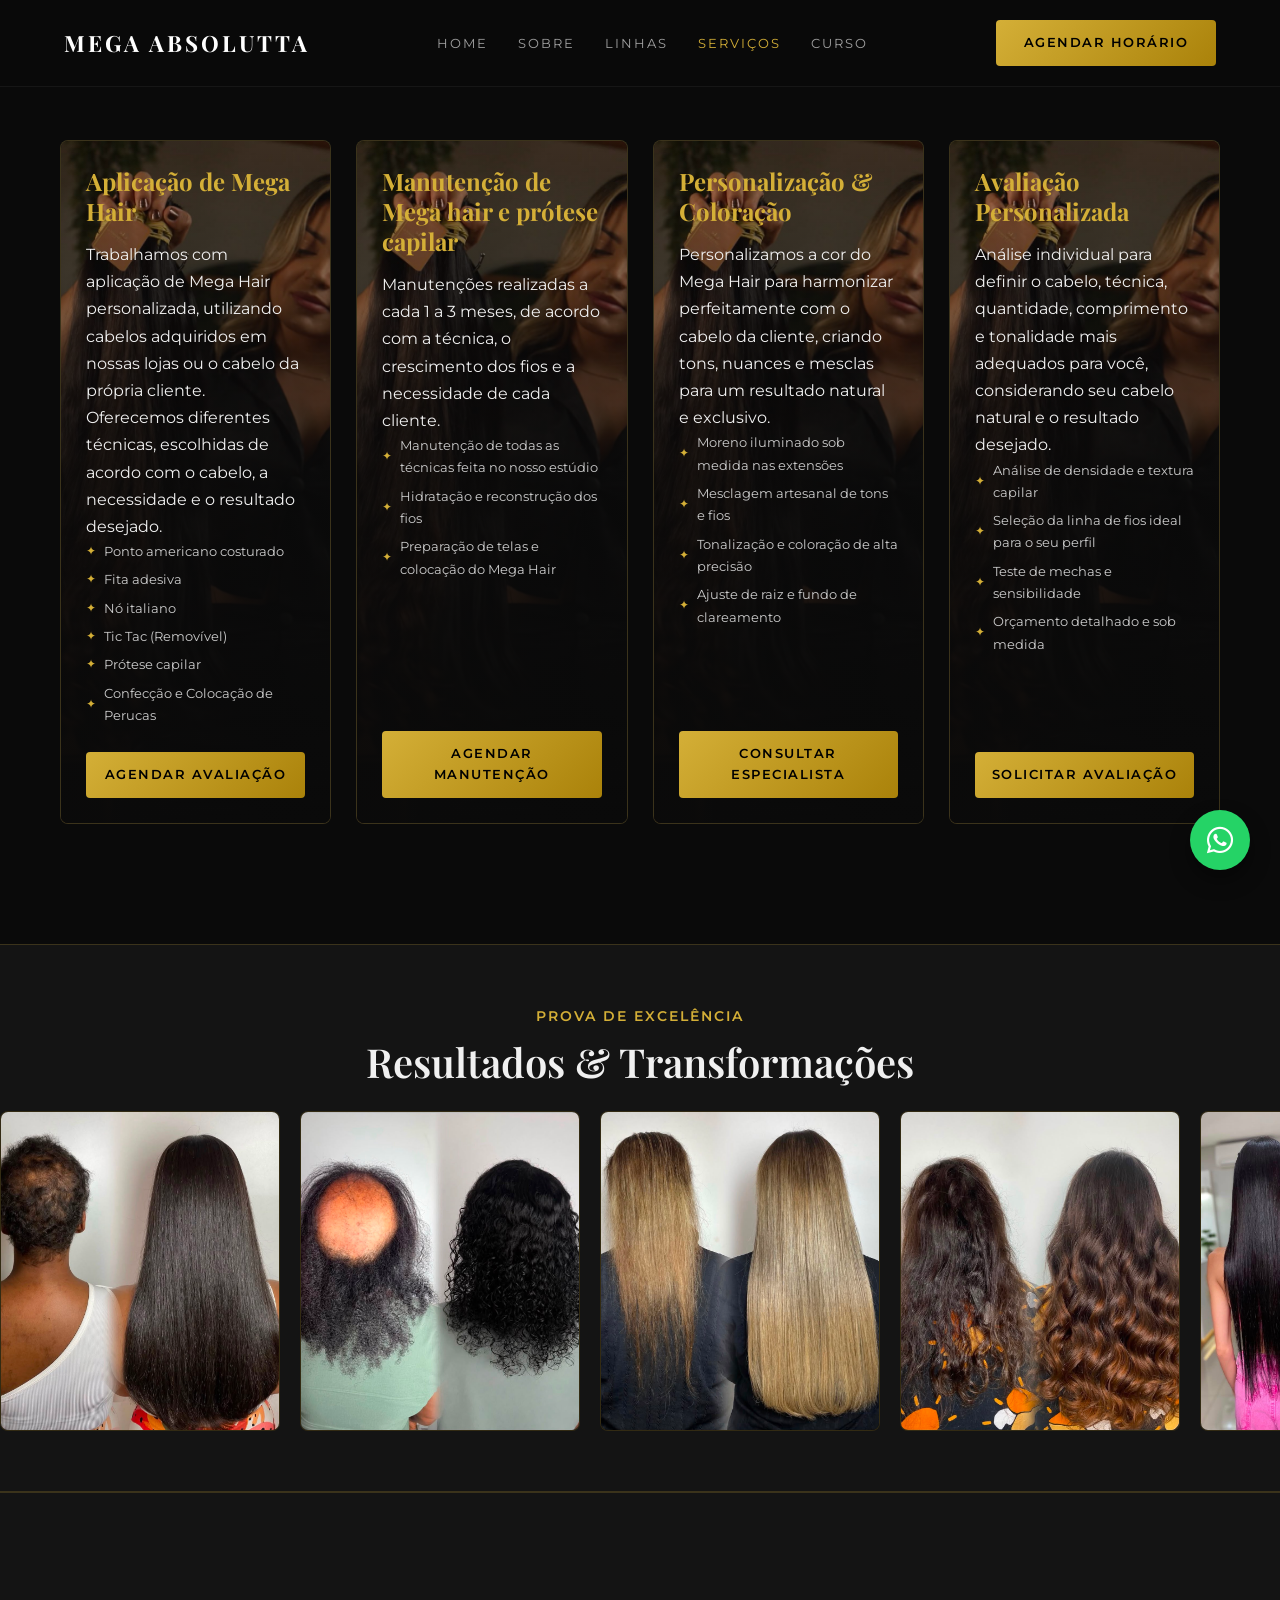
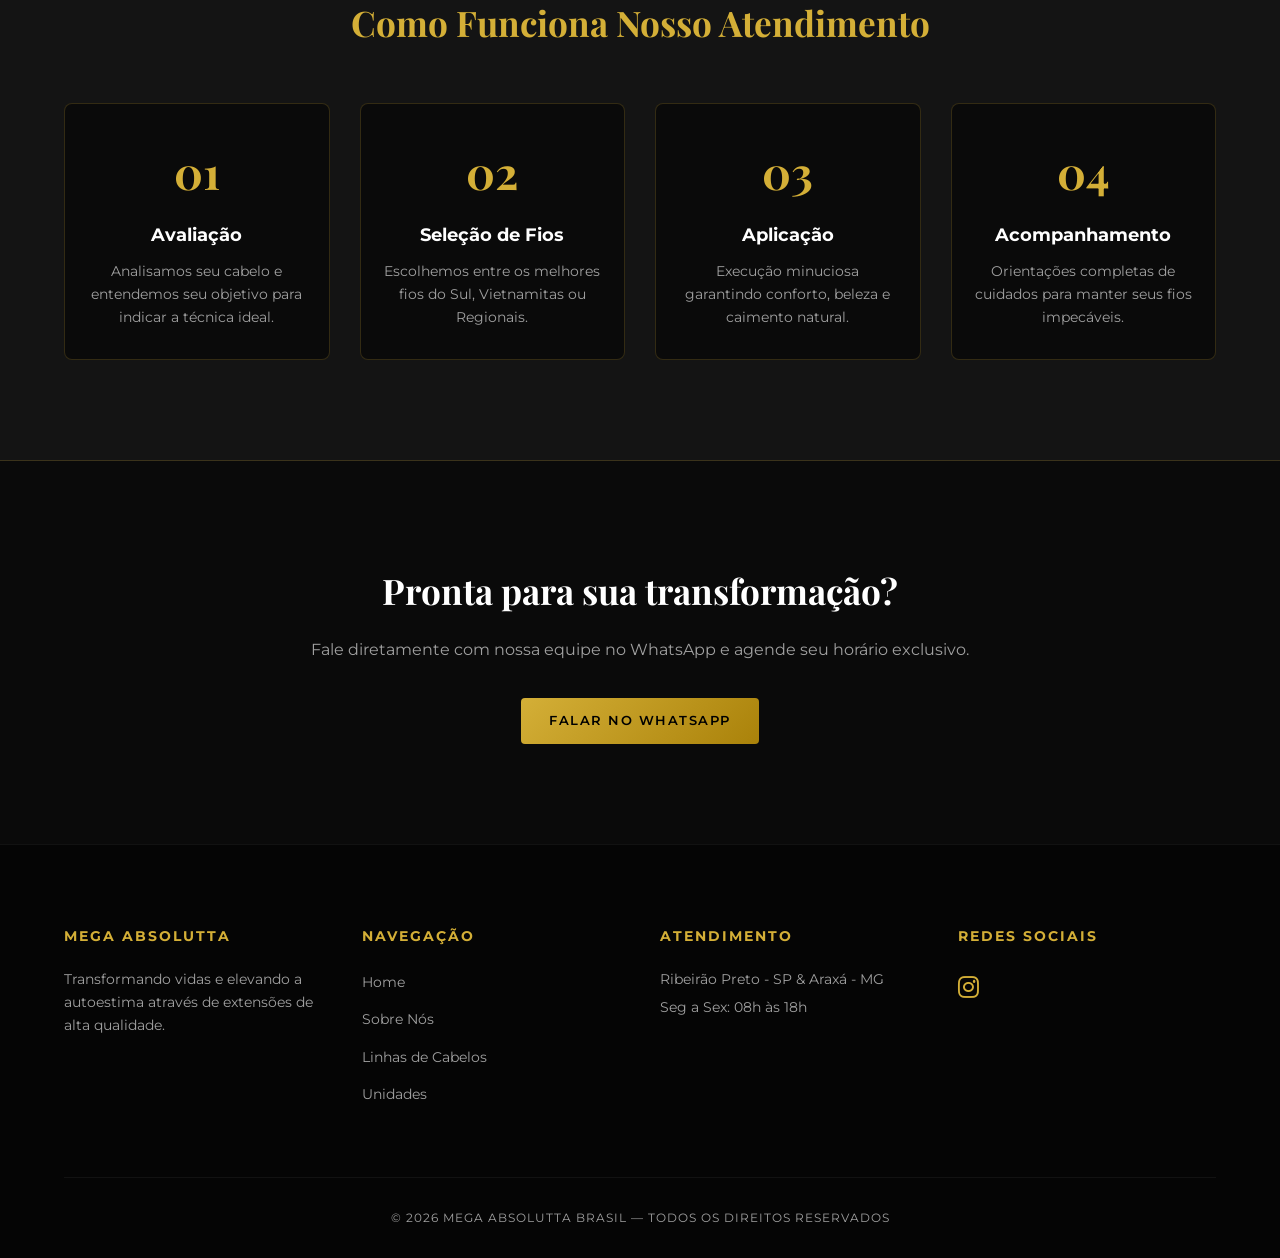
<file: servico.html>
<!DOCTYPE html>
<html lang="pt-BR">
<head>
<meta charset="UTF-8">
<meta name="viewport" content="width=device-width, initial-scale=1.0">
<title>Serviços Exclusivos | Mega Absolutta</title>
<link rel="preconnect" href="https://fonts.googleapis.com">
<link rel="preconnect" href="https://fonts.gstatic.com" crossorigin>
<link href="https://fonts.googleapis.com/css2?family=Caveat:wght@600;700&family=Montserrat:wght@300;400;500;600;700&family=Playfair+Display:ital,wght@0,400;0,600;0,700;1,400&display=swap" rel="stylesheet">
<link rel="stylesheet" href="https://cdnjs.cloudflare.com/ajax/libs/font-awesome/6.4.0/css/all.min.css">
<link rel="stylesheet" href="style.css">
</head>
<body>
<!-- NAVBAR COM SUPORTE A MENU MOBILE -->
<header class="navbar">
<div class="container nav-container">
<div class="logo">
<a href="index.html#home">MEGA ABSOLUTTA</a>
</div>
<nav>
<ul class="nav-menu" id="navMenu">
<li><a href="index.html#home" class="nav-link" onclick="closeMenu()">HOME</a></li>
<li><a href="index.html#sobre" class="nav-link" onclick="closeMenu()">SOBRE</a></li>
<li><a href="index.html#linhas" class="nav-link" onclick="closeMenu()">LINHAS</a></li>
<li><a href="servico.html" class="nav-link active">SERVIÇOS</a></li>
<li><a href="cursos.html" class="nav-link">CURSO</a></li>
</ul>
</nav>
<div style="display: flex; align-items: center; gap: 15px;">
<a href="https://api.whatsapp.com/send?phone=5516996207228&text=Ol%C3%A1!%20Gostaria%20de%20mais%20informa%C3%A7%C3%B5es%20e%20agendar%20um%20hor%C3%A1rio." target="_blank" rel="noopener" class="btn-gold">Agendar Horário</a>
<!-- Ícone do Menu Hambúrguer -->
<button class="mobile-menu-btn" onclick="toggleMenu()" aria-label="Abrir menu">
<i class="fa-solid fa-bars" id="menuIcon"></i>
</button>
</div>
</div>
</header>

<!-- CARDS DE SERVIÇO (4 CARDS) -->
<section class="services-container">
<div class="service-card">
<div class="service-content">
<div>
<h3 class="service-title">Aplicação de Mega Hair</h3>
<p>Trabalhamos com aplicação de Mega Hair personalizada, utilizando cabelos adquiridos em nossas lojas ou o cabelo da própria cliente.<br>Oferecemos diferentes técnicas, escolhidas de acordo com o cabelo, a necessidade e o resultado desejado.</p>
<ul class="service-features">
<li>Ponto americano costurado</li>
<li>Fita adesiva</li>
<li>Nó italiano</li>
<li>Tic Tac (Removível)</li>
<li>Prótese capilar</li>
<li>Confecção e Colocação de Perucas</li>
</ul>
</div>
<a href="https://api.whatsapp.com/send?phone=5516996207228&text=Olá!%20Gostaria%20de%20agendar%20uma%20avaliação%20para%20Aplicação%20de%20Mega%20Hair." target="_blank" rel="noopener" class="btn-card-gold">
AGENDAR AVALIAÇÃO
</a>
</div>
<div class="service-image">
<img src="jc3.jpeg" alt="Aplicação de Mega Hair" onerror="this.parentElement.innerHTML = '[IMAGEM: APLICAÇÃO]';">
</div>
</div>

<div class="service-card">
<div class="service-content">
<div>
<h3 class="service-title">Manutenção de Mega hair e prótese capilar</h3>
<p>Manutenções realizadas a cada 1 a 3 meses, de acordo com a técnica, o crescimento dos fios e a necessidade de cada cliente.</p>
<ul class="service-features">
<li>Manutenção de todas as técnicas feita no nosso estúdio</li>
<li>Hidratação e reconstrução dos fios</li>
<li>Preparação de telas e colocação do Mega Hair</li>
</ul>
</div>
<a href="https://api.whatsapp.com/send?phone=5516996207228&text=Olá!%20Gostaria%20de%20agendar%20minha%20Manutenção%20de%20Mega%20Hair." target="_blank" rel="noopener" class="btn-card-gold">
AGENDAR MANUTENÇÃO
</a>
</div>
<div class="service-image">
<img src="jc3.jpeg" alt="Manutenção de Mega Hair" onerror="this.parentElement.innerHTML = '[IMAGEM: MANUTENÇÃO]';">
</div>
</div>

<div class="service-card">
<div class="service-content">
<div>
<h3 class="service-title">Personalização & Coloração</h3>
<p>Personalizamos a cor do Mega Hair para harmonizar perfeitamente com o cabelo da cliente, criando tons, nuances e mesclas para um resultado natural e exclusivo.</p>
<ul class="service-features">
<li>Moreno iluminado sob medida nas extensões</li>
<li>Mesclagem artesanal de tons e fios</li>
<li>Tonalização e coloração de alta precisão</li>
<li>Ajuste de raiz e fundo de clareamento</li>
</ul>
</div>
<a href="https://api.whatsapp.com/send?phone=5516996207228&text=Olá!%20Tenho%20interesse%20em%20Personalização%20e%20Coloração%20de%20extensões." target="_blank" rel="noopener" class="btn-card-gold">
CONSULTAR ESPECIALISTA
</a>
</div>
<div class="service-image">
<img src="jc3.jpeg" alt="Personalização & Coloração" onerror="this.parentElement.innerHTML = '[IMAGEM: PERSONALIZAÇÃO]';">
</div>
</div>

<div class="service-card">
<div class="service-content">
<div>
<h3 class="service-title">Avaliação Personalizada</h3>
<p>Análise individual para definir o cabelo, técnica, quantidade, comprimento e tonalidade mais adequados para você, considerando seu cabelo natural e o resultado desejado.</p>
<ul class="service-features">
<li>Análise de densidade e textura capilar</li>
<li>Seleção da linha de fios ideal para o seu perfil</li>
<li>Teste de mechas e sensibilidade</li>
<li>Orçamento detalhado e sob medida</li>
</ul>
</div>
<a href="https://api.whatsapp.com/send?phone=5516996207228&text=Olá!%20Quero%20agendar%20uma%20Avaliação%20Personalizada%20na%20Mega%20Absolutta." target="_blank" rel="noopener" class="btn-card-gold">
SOLICITAR AVALIAÇÃO
</a>
</div>
<div class="service-image">
<img src="jc3.jpeg" alt="Avaliação Personalizada" onerror="this.parentElement.innerHTML = '[IMAGEM: AVALIAÇÃO]';">
</div>
</div>
</section>

<!-- BANNER TICKER DE FOTOS ANTES & DEPOIS -->
<section class="ticker-galeria-section">
<div class="container text-center" style="margin-bottom: 25px; text-align: center;">
<span class="gold-subtitle">Prova de Excelência</span>
<h2 class="section-title">Resultados & Transformações</h2>
</div>
<div class="ticker-fotos-bar">
<div class="ticker-fotos-track">
<!-- Bloco de Fotos (Conjunto 1) -->
<div class="ticker-foto-item"><img src="trans1.jpeg" alt="Antes e Depois 1"></div>
<div class="ticker-foto-item"><img src="trans2.jpeg" alt="Antes e Depois 2"></div>
<div class="ticker-foto-item"><img src="trans3.jpeg" alt="Antes e Depois 3"></div>
<div class="ticker-foto-item"><img src="trans4.jpeg" alt="Antes e Depois 4"></div>
<div class="ticker-foto-item"><img src="trans5.jpeg" alt="Antes e Depois 5"></div>
<div class="ticker-foto-item"><img src="Trans6.jpeg" alt="Antes e Depois 6"></div>
<div class="ticker-foto-item"><img src="Trans7.jpeg" alt="Antes e Depois 7"></div>
<!-- Duplicação para Animação Infinita -->
<div class="ticker-foto-item"><img src="trans1.jpeg" alt="Antes e Depois 1"></div>
<div class="ticker-foto-item"><img src="trans2.jpeg" alt="Antes e Depois 2"></div>
<div class="ticker-foto-item"><img src="trans3.jpeg" alt="Antes e Depois 3"></div>
<div class="ticker-foto-item"><img src="trans4.jpeg" alt="Antes e Depois 4"></div>
<div class="ticker-foto-item"><img src="trans5.jpeg" alt="Antes e Depois 5"></div>
<div class="ticker-foto-item"><img src="Trans6.jpeg" alt="Antes e Depois 6"></div>
<div class="ticker-foto-item"><img src="Trans7.jpeg" alt="Antes e Depois 7"></div>
</div>
</div>
</section>

<!-- ETAPAS DO ATENDIMENTO -->
<section class="process-section">
<div class="container">
<h2 class="process-title">Como Funciona Nosso Atendimento</h2>
<div class="steps-grid">
<div class="step">
<div class="step-number">01</div>
<h4>Avaliação</h4>
<p>Analisamos seu cabelo e entendemos seu objetivo para indicar a técnica ideal.</p>
</div>
<div class="step">
<div class="step-number">02</div>
<h4>Seleção de Fios</h4>
<p>Escolhemos entre os melhores fios do Sul, Vietnamitas ou Regionais.</p>
</div>
<div class="step">
<div class="step-number">03</div>
<h4>Aplicação</h4>
<p>Execução minuciosa garantindo conforto, beleza e caimento natural.</p>
</div>
<div class="step">
<div class="step-number">04</div>
<h4>Acompanhamento</h4>
<p>Orientações completas de cuidados para manter seus fios impecáveis.</p>
</div>
</div>
</div>
</section>

<!-- CTA FINAL -->
<section class="cta-section">
<h2>Pronta para sua transformação?</h2>
<p>Fale diretamente com nossa equipe no WhatsApp e agende seu horário exclusivo.</p>
<a href="https://api.whatsapp.com/send?phone=5516996207228&text=Olá!%20Vim%20pelo%20site%20e%20gostaria%20de%20mais%20informações%20sobre%20os%20serviços." target="_blank" rel="noopener" class="btn-gold">Falar no WhatsApp</a>
</section>

<!-- FOOTER IDÊNTICO À HOME -->
<footer class="footer">
<div class="container">
<div class="footer-grid">
<div class="footer-col">
<h4 class="gold-text">MEGA ABSOLUTTA</h4>
<p style="color: var(--text-muted); font-size: 0.85rem;">Transformando vidas e elevando a autoestima através de extensões de alta qualidade.</p>
</div>
<div class="footer-col">
<h4 class="gold-text">Navegação</h4>
<ul>
<li><a href="index.html#home">Home</a></li>
<li><a href="index.html#sobre">Sobre Nós</a></li>
<li><a href="index.html#linhas">Linhas de Cabelos</a></li>
<li><a href="index.html#unidades">Unidades</a></li>
</ul>
</div>
<div class="footer-col">
<h4 class="gold-text">Atendimento</h4>
<p style="color: var(--text-muted); font-size: 0.85rem;">Ribeirão Preto - SP & Araxá - MG</p>
<p style="color: var(--text-muted); font-size: 0.85rem; margin-top: 5px;">Seg a Sex: 08h às 18h</p>
</div>
<div class="footer-col">
<h4 class="gold-text">Redes Sociais</h4>
<a href="https://instagram.com/mega_absolutta" target="_blank" rel="noopener" style="color: var(--gold-primary); font-size: 1.5rem;"><i class="fa-brands fa-instagram"></i></a>
</div>
</div>
<div class="copyright">
<p>&copy; 2026 MEGA ABSOLUTTA BRASIL — TODOS OS DIREITOS RESERVADOS</p>
</div>
</div>
</footer>

<!-- BOTÃO FLUTUANTE DO WHATSAPP -->
<a href="https://api.whatsapp.com/send?phone=5516996207228&text=Ol%C3%A1!%20Gostaria%20de%20mais%20informa%C3%A7%C3%B5es." class="whatsapp-btn" target="_blank" rel="noopener">
<i class="fa-brands fa-whatsapp"></i>
</a>

<!-- SCRIPT PARA ABRIR E FECHAR O MENU NO CELULAR -->
<script>
function toggleMenu() {
  const menu = document.getElementById('navMenu');
  const icon = document.getElementById('menuIcon');
  menu.classList.toggle('active');
  if (menu.classList.contains('active')) {
    icon.classList.remove('fa-bars');
    icon.classList.add('fa-xmark');
  } else {
    icon.classList.remove('fa-xmark');
    icon.classList.add('fa-bars');
  }
}

function closeMenu() {
  const menu = document.getElementById('navMenu');
  const icon = document.getElementById('menuIcon');
  menu.classList.remove('active');
  icon.classList.remove('fa-xmark');
  icon.classList.add('fa-bars');
}
</script>
</body>
</html>
</file>
<file: style.css>
/* =========================================================
   1. VARIÁVEIS DE DESIGN E PALETA LUXO (DARK & GOLD)
   ========================================================= */
:root {
  --bg-dark: #0a0a0a;
  --bg-card: #141414;
  --bg-card-hover: #1c1c1c;
  --gold-primary: #d4af37;
  --gold-light: #f3e5ab;
  --gold-dark: #aa820a;
  --text-main: #f0f0f0;
  --text-muted: #a0a0a0;
  --border-color: rgba(212, 175, 55, 0.2);
  --font-title: 'Playfair Display', serif;
  --font-body: 'Montserrat', sans-serif;
  --font-hand: 'Caveat', cursive;
  --transition: all 0.4s cubic-bezier(0.16, 1, 0.3, 1);
}

/* =========================================================
   2. RESET GERAL
   ========================================================= */
* {
  margin: 0;
  padding: 0;
  box-sizing: border-box;
  scroll-behavior: smooth;
}

body {
  background-color: var(--bg-dark);
  color: var(--text-main);
  font-family: var(--font-body);
  line-height: 1.7;
  overflow-x: hidden;
}

a {
  color: inherit;
  text-decoration: none;
}

ul {
  list-style: none;
}

img {
  max-width: 100%;
  height: auto;
  display: block;
}

.container {
  width: 90%;
  max-width: 1200px;
  margin: 0 auto;
}

.section-padding {
  padding: 100px 0;
}

.gold-text {
  color: var(--gold-primary);
}

.gold-subtitle {
  color: var(--gold-primary);
  text-transform: uppercase;
  letter-spacing: 2px;
  font-size: 0.85rem;
  font-weight: 600;
  display: block;
  margin-bottom: 10px;
}

.section-title {
  font-family: var(--font-title);
  font-size: 2.5rem;
  font-weight: 600;
  line-height: 1.2;
  margin-bottom: 20px;
}

/* =========================================================
   3. NAVEGAÇÃO (HEADER & NAVBAR)
   ========================================================= */
.navbar {
  position: fixed;
  top: 0;
  left: 0;
  width: 100%;
  z-index: 1000;
  background: rgba(10, 10, 10, 0.85);
  backdrop-filter: blur(12px);
  border-bottom: 1px solid rgba(255, 255, 255, 0.05);
  transition: var(--transition);
  padding: 20px 0;
}

.nav-container {
  display: flex;
  justify-content: space-between;
  align-items: center;
}

.logo a {
  font-family: var(--font-title);
  font-size: 1.4rem;
  font-weight: 700;
  letter-spacing: 3px;
  color: #fff;
}

.nav-menu {
  display: flex;
  gap: 30px;
}

.nav-link {
  font-size: 0.8rem;
  text-transform: uppercase;
  letter-spacing: 2px;
  color: var(--text-muted);
  transition: var(--transition);
}

.nav-link:hover, .nav-link.active {
  color: var(--gold-primary);
}

.btn-gold {
  background: linear-gradient(135deg, var(--gold-primary), var(--gold-dark));
  color: #000;
  padding: 12px 28px;
  border-radius: 4px;
  font-weight: 600;
  font-size: 0.8rem;
  text-transform: uppercase;
  letter-spacing: 1.5px;
  transition: var(--transition);
  display: inline-block;
  border: none;
  cursor: pointer;
}

.btn-gold:hover {
  transform: translateY(-2px);
  box-shadow: 0 10px 20px rgba(212, 175, 55, 0.25);
}

.btn-outline {
  border: 1px solid var(--border-color);
  padding: 12px 28px;
  border-radius: 4px;
  font-size: 0.8rem;
  text-transform: uppercase;
  letter-spacing: 1.5px;
  transition: var(--transition);
  color: #fff;
}

.btn-outline:hover {
  border-color: var(--gold-primary);
  color: var(--gold-primary);
}

/* =========================================================
   4. HERO SECTION (DESKTOP)
   ========================================================= */
#home.hero {
  position: relative;
  width: 100vw;
  height: calc(100vh - 50px);
  min-height: 600px;
  display: flex;
  align-items: center;
  background-color: var(--bg-dark);
  overflow: hidden;
  padding: 0;
  margin: 0;
}

.hero-content-wrapper {
  position: relative;
  z-index: 10;
  width: 100%;
  max-width: 1400px;
  margin: 0 auto;
  padding-left: 6vw;
  pointer-events: none;
}

.hero-text {
  max-width: 500px;
  pointer-events: auto;
}

.hero-tag {
  font-size: 0.85rem;
  text-transform: uppercase;
  letter-spacing: 3px;
  color: var(--gold-primary);
  margin-bottom: 20px;
  display: block;
}

.hero-title {
  font-family: var(--font-title);
  font-size: 4rem;
  line-height: 1.05;
  margin-bottom: 25px;
  font-weight: 400;
  color: #ffffff;
}

.hero-title span { 
  font-style: italic; 
  font-weight: 700; 
}

.hero-desc { 
  color: var(--text-muted); 
  font-size: 1rem; 
  line-height: 2; 
  margin-bottom: 50px; 
}

.hero-actions { 
  display: flex; 
  gap: 15px; 
  align-items: center; 
  margin-bottom: 35px; 
}

.hero-bg-image {
  position: absolute;
  top: 0;
  right: 0;
  width: 62vw;
  height: 100%;
  z-index: 1;
  display: flex;
  justify-content: flex-end;
}

.hero-bg-image img {
  width: 100%;
  height: 100%;
  object-fit: cover;
  object-position: center 8%;
  border-radius: 0;

  -webkit-mask-image: linear-gradient(to right, transparent 0%, rgba(0, 0, 0, 0.5) 15%, #000 45%);
  mask-image: linear-gradient(to right, transparent 0%, rgba(0, 0, 0, 0.5) 15%, #050505 45%);
}

/* =========================================================
   5. TICKER
   ========================================================= */
.ticker-bar {
  background: var(--bg-card);
  border-top: 1px solid var(--border-color);
  border-bottom: 1px solid var(--border-color);
  padding: 16px 0;
  overflow: hidden;
  white-space: nowrap;
  width: 100%;
}

.ticker-track {
  display: flex;
  gap: 30px;
  width: max-content;
  animation: ticker-scroll 22s linear infinite;
}

.ticker-item {
  font-size: 0.85rem;
  text-transform: uppercase;
  letter-spacing: 2px;
  color: var(--text-main);
  display: flex;
  align-items: center;
  gap: 15px;
}

.ticker-item span {
  color: var(--gold-primary);
}

@keyframes ticker-scroll {
  0% { transform: translateX(0); }
  100% { transform: translateX(-50%); }
}

/* =========================================================
   6. NÚMEROS
   ========================================================= */
.stats-section {
  padding: 60px 0;
  background: rgba(255, 255, 255, 0.01);
  border-bottom: 1px solid rgba(255, 255, 255, 0.05);
}

.stats-grid {
  display: grid;
  grid-template-columns: repeat(4, 1fr);
  gap: 30px;
  text-align: center;
}

.stat-number {
  font-family: var(--font-title);
  font-size: 3rem;
  color: var(--gold-primary);
  font-weight: 700;
}

.stat-label {
  font-size: 0.8rem;
  text-transform: uppercase;
  letter-spacing: 1.5px;
  color: var(--text-muted);
}

/* =========================================================
   7. PILARES
   ========================================================= */
.pilar-badges {
  display: grid !important;
  grid-template-columns: repeat(2, 1fr) !important;
  grid-auto-rows: 1fr !important;
  gap: 20px !important;
  max-width: 1000px !important;
  margin: 40px auto 0 auto !important;
  clear: both;
}

.pilar-badges .badge {
  background: var(--bg-card);
  border: 1px solid var(--border-color);
  border-radius: 8px;
  padding: 30px;
  display: flex;
  flex-direction: column;
  justify-content: flex-start;
  height: 100%;
  text-align: left;
  transition: var(--transition);
}

.pilar-badges .badge:hover {
  border-color: var(--gold-primary);
  background: var(--bg-card-hover);
  transform: translateY(-4px);
}

.badge-header {
  display: flex;
  align-items: center;
  gap: 12px;
  margin-bottom: 15px;
}

.badge-header i {
  color: var(--gold-primary);
  font-size: 1.2rem;
}

.badge-title {
  color: #ffffff;
  font-size: 1.1rem;
  font-weight: 600;
  text-transform: uppercase;
  letter-spacing: 1px;
}

.badge-text {
  color: var(--text-muted);
  font-size: 0.9rem;
  line-height: 1.6;
}

/* =========================================================
   8. CONCEITO
   ========================================================= */
.conceito-grid {
  display: grid;
  grid-template-columns: 0.9fr 1.1fr;
  gap: 60px;
  align-items: center;
}

.quote-box {
  border-left: 2px solid var(--gold-primary);
  padding-left: 20px;
  margin: 30px 0;
  font-family: var(--font-title);
  font-size: 1.25rem;
  font-style: italic;
  color: #fff;
}

/* =========================================================
   9. LINHAS
   ========================================================= */
.detalhe-modelo {
  background: var(--bg-card);
  border: 1px solid var(--border-color);
  border-radius: 12px;
  padding: 50px;
  margin-bottom: 40px;
  transition: var(--transition);
}

.container-detalhe {
  display: grid;
  grid-template-columns: 1fr 1fr;
  gap: 50px;
  align-items: center;
}

.titulo-modelo {
  font-family: var(--font-hand);
  font-size: 3.5rem;
  color: #fff;
  margin-bottom: 15px;
  line-height: 1;
}

.descricao-linha {
  color: var(--text-muted);
  font-size: 0.95rem;
  line-height: 1.8;
}

.detalhe-imagem img {
  width: 100%;
  height: 380px;
  object-fit: cover;
  border-radius: 8px;
  border: 1px solid rgba(255,255,255,0.05);
  transition: opacity 0.3s ease;
}

.grid-4-linhas {
  display: grid;
  grid-template-columns: repeat(4, 1fr);
  gap: 20px;
}

.card-modelo {
  background: var(--bg-card);
  border: 1px solid rgba(255, 255, 255, 0.05);
  border-radius: 8px;
  padding: 20px;
  text-align: center;
  cursor: pointer;
  transition: var(--transition);
}

.card-modelo:hover, .card-modelo.active {
  border-color: var(--gold-primary);
  transform: translateY(-5px);
  background: var(--bg-card-hover);
}

.card-modelo img {
  width: 100%;
  height: 160px;
  object-fit: cover;
  border-radius: 6px;
  margin-bottom: 15px;
}

.card-modelo h3 {
  font-size: 0.85rem;
  font-weight: 400;
  color: var(--text-muted);
  text-transform: uppercase;
  letter-spacing: 1px;
}

.card-modelo h3 strong {
  display: block;
  color: var(--gold-primary);
  font-size: 0.95rem;
  margin-top: 4px;
}

/* =========================================================
   10. UNIDADES
   ========================================================= */
.unidades-grid {
  display: grid;
  grid-template-columns: 1fr 1fr;
  gap: 30px;
  margin-top: 40px;
}

.unidade-card {
  background: var(--bg-card);
  border: 1px solid var(--border-color);
  border-radius: 8px;
  padding: 40px;
  transition: var(--transition);
}

.unidade-card:hover {
  border-color: var(--gold-primary);
  background: var(--bg-card-hover);
}

.unidade-badge {
  display: inline-block;
  font-size: 0.75rem;
  text-transform: uppercase;
  letter-spacing: 1.5px;
  color: var(--gold-primary);
  background: rgba(212, 175, 55, 0.1);
  padding: 4px 12px;
  border-radius: 20px;
  margin-bottom: 15px;
}

.unidade-card h3 {
  font-family: var(--font-title);
  font-size: 1.8rem;
  margin-bottom: 15px;
}

.unidade-card p {
  color: var(--text-muted);
  font-size: 0.9rem;
  margin-bottom: 25px;
}

/* =========================================================
   11. RODAPÉ
   ========================================================= */
.footer {
  background: #050505;
  border-top: 1px solid rgba(255, 255, 255, 0.05);
  padding: 80px 0 30px 0;
}

.footer-grid {
  display: grid;
  grid-template-columns: repeat(4, 1fr);
  gap: 40px;
  margin-bottom: 60px;
}

.footer-col h4 {
  font-size: 0.85rem;
  text-transform: uppercase;
  letter-spacing: 2px;
  margin-bottom: 20px;
}

.footer-col ul li {
  margin-bottom: 10px;
}

.footer-col ul li a {
  color: var(--text-muted);
  font-size: 0.85rem;
  transition: var(--transition);
}

.footer-col ul li a:hover {
  color: var(--gold-primary);
}

.copyright {
  border-top: 1px solid rgba(255, 255, 255, 0.05);
  padding-top: 30px;
  text-align: center;
  font-size: 0.75rem;
  color: var(--text-muted);
  letter-spacing: 1px;
}

.whatsapp-btn {
  position: fixed;
  bottom: 30px;
  right: 30px;
  width: 60px;
  height: 60px;
  background-color: #25d366;
  color: #fff;
  border-radius: 50%;
  display: flex;
  align-items: center;
  justify-content: center;
  font-size: 30px;
  box-shadow: 0 10px 20px rgba(0, 0, 0, 0.4);
  z-index: 999;
  transition: var(--transition);
}

.whatsapp-btn:hover {
  transform: scale(1.1);
}

/* =========================================================
   12. MENU MOBILE (HAMBÚRGUER)
   ========================================================= */
/* Botão hambúrguer: fica oculto no desktop e aparece só no mobile */
.mobile-menu-btn {
  display: none;
  background: none;
  border: none;
  color: var(--gold-primary);
  font-size: 1.5rem;
  cursor: pointer;
}

/* =========================================================
   13. RESPONSIVIDADE (MOBILE & TABLET)
   ========================================================= */
@media (max-width: 992px) {
  .mobile-menu-btn {
    display: block;
  }

  .nav-menu {
    position: absolute;
    top: 100%;
    left: 0;
    width: 100%;
    background-color: rgba(10, 10, 10, 0.98);
    border-bottom: 1px solid var(--border-color);
    flex-direction: column;
    padding: 20px 0;
    gap: 15px;
    text-align: center;
    display: none;
  }

  .nav-menu.active {
    display: flex;
  }

  .nav-container {
    padding: 0 10px;
  }

  .logo a {
    font-size: 1.1rem;
    letter-spacing: 1px;
  }

  .navbar .btn-gold {
    padding: 8px 16px;
    font-size: 0.7rem;
  }

  #home.hero {
    height: auto;
    min-height: auto;
    flex-direction: column;
    padding-top: 120px;
    padding-bottom: 40px;
  }

  .hero-content-wrapper {
    width: 100%;
    padding-left: 5%;
    padding-right: 5%;
    padding-top: 0;
    text-align: center;
  }

  .hero-text {
    max-width: 100%;
    margin: 0 auto;
  }

  .hero-title {
    font-size: 2.5rem;
    line-height: 1.1;
  }

  .hero-desc {
    font-size: 0.9rem;
    margin-bottom: 30px;
  }

  .hero-actions {
    justify-content: center;
    flex-direction: column;
    gap: 12px;
  }

  .hero-actions a {
    width: 100%;
    text-align: center;
  }

  .hero-bg-image {
    position: relative;
    top: auto;
    right: auto;
    left: auto;
    bottom: auto;
    width: 100%;
    height: 380px;
    margin-top: 30px;
  }

  .hero-bg-image img {
    width: 100%;
    height: 100%;
    object-fit: cover;
    object-position: center 20%;
    
    -webkit-mask-image: linear-gradient(to bottom, transparent 0%, #000 10%, #000 90%, transparent 100%);
    mask-image: linear-gradient(to bottom, transparent 0%, #000 10%, #000 90%, transparent 100%);
  }

  .stats-grid {
    grid-template-columns: repeat(2, 1fr);
    gap: 20px;
  }

  .pilar-badges {
    grid-template-columns: 1fr !important;
  }

  .conceito-grid, .container-detalhe, .unidades-grid, .footer-grid {
    grid-template-columns: 1fr;
    gap: 30px;
  }

  .grid-4-linhas {
    grid-template-columns: repeat(2, 1fr);
    gap: 10px;
  }
}
/* =========================================================
   ESTILOS UNIFICADOS E ALINHAMENTO DOS CARDS DE SERVIÇO
   ========================================================= */

/* Container que organiza o conteúdo do card */
/* 1. Alinha os títulos no topo e fixa uma altura padrão para todos */
.service-title {
  font-family: var(--font-title, 'Playfair Display', serif);
  font-size: 1.5rem;
  line-height: 1.25;
  color: var(--gold-primary, #d4af37);
  
  /* PULO DO GATO PARA ALINHAMENTO: */
  min-height: 3.6rem; /* Reserva o espaço exato de 2 linhas para todos os cards */
  display: flex;
  align-items: flex-start; /* Força o texto a começar na mesma linha do topo */
  margin-bottom: 15px;
}

/* 2. Garante que o container de texto distribua os elementos na vertical */
.service-content {
  position: relative;
  z-index: 3;
  display: flex;
  flex-direction: column;
  justify-content: space-between;
  height: 100%;
  padding: 25px;
}

.service-content > div {
  display: flex;
  flex-direction: column;
  flex-grow: 1;
}

/* 3. Botão dourado do card, no mesmo padrão visual do .btn-gold */
.btn-card-gold {
  display: block;
  width: 100%;
  background: linear-gradient(135deg, var(--gold-primary), var(--gold-dark));
  color: #000;
  padding: 12px 15px;
  border-radius: 4px;
  font-weight: 600;
  font-size: 0.8rem;
  text-transform: uppercase;
  letter-spacing: 1.5px;
  text-align: center;
  transition: var(--transition);
  border: none;
  cursor: pointer;
  margin-top: auto;
}

.btn-card-gold:hover {
  transform: translateY(-2px);
  box-shadow: 0 5px 15px rgba(212, 175, 55, 0.3);
}

/* =========================================================
   TICKER DE FOTOS ANTES & DEPOIS (CARROSSEL INFINITO)
   ========================================================= */
.ticker-galeria-section {
  padding: 60px 0;
  background-color: var(--bg-card);
  border-top: 1px solid var(--border-color);
  border-bottom: 1px solid var(--border-color);
  margin-top: 40px;
  overflow: hidden;
}

.ticker-fotos-bar {
  width: 100%;
  overflow: hidden;
  white-space: nowrap;
  position: relative;
}

.ticker-fotos-track {
  display: flex !important;
  flex-direction: row !important;
  gap: 20px !important;
  width: max-content !important;
  animation: ticker-fotos-scroll 25s linear infinite !important;
}

.ticker-fotos-bar:hover .ticker-fotos-track {
  animation-play-state: paused !important;
}

.ticker-foto-item {
  width: 280px !important;
  height: 320px !important;
  flex-shrink: 0 !important;
  border-radius: 8px !important;
  overflow: hidden !important;
  border: 1px solid var(--border-color) !important;
  background-color: var(--bg-dark) !important;
}

.ticker-foto-item img {
  width: 100% !important;
  height: 100% !important;
  object-fit: cover !important;
  display: block !important;
  transition: transform 0.4s ease;
}

.ticker-foto-item:hover img {
  transform: scale(1.05);
}

/* Animação do carrossel contínuo */
@keyframes ticker-fotos-scroll {
  0% {
    transform: translateX(0);
  }
  100% {
    transform: translateX(-50%);
  }
}

/* Ajustes para Celular */
@media (max-width: 768px) {
  .ticker-foto-item {
    width: 220px !important;
    height: 260px !important;
  }
}
/* =========================================================
   14. CARDS DE SERVIÇO (página servico.html)
   ========================================================= */
.services-container {
  max-width: 1200px;
  margin: 0 auto;
  padding: 140px 20px 80px;
  display: grid;
  grid-template-columns: repeat(auto-fit, minmax(260px, 1fr));
  gap: 25px;
}

.service-card {
  position: relative;
  background-color: var(--bg-card);
  border: 1px solid var(--border-color);
  border-radius: 8px;
  overflow: hidden;
  min-height: 520px;
  display: flex;
  flex-direction: column;
  justify-content: flex-end;
  transition: var(--transition);
}

.service-card:hover {
  transform: translateY(-5px);
  border-color: var(--gold-primary);
  box-shadow: 0 10px 20px rgba(212, 175, 55, 0.15);
}

.service-image {
  position: absolute;
  top: 0;
  left: 0;
  width: 100%;
  height: 100%;
  z-index: 1;
}

.service-image img {
  width: 100%;
  height: 100%;
  object-fit: cover;
  object-position: center top;
  display: block;
  transition: transform 0.5s ease;
}

.service-card:hover .service-image img {
  transform: scale(1.05);
}

.service-card::before {
  content: '';
  position: absolute;
  top: 0;
  left: 0;
  width: 100%;
  height: 100%;
  background: linear-gradient(180deg, rgba(10,10,10,0.1) 0%, rgba(10,10,10,0.8) 50%, rgba(10,10,10,0.98) 100%);
  z-index: 2;
  pointer-events: none;
}

.service-features {
  list-style: none;
  margin-bottom: 20px;
  padding: 0;
}

.service-features li {
  font-size: 0.82rem;
  color: #cccccc;
  margin-bottom: 6px;
  display: flex;
  align-items: center;
}

.service-features li::before {
  content: '✦';
  color: var(--gold-primary);
  margin-right: 8px;
  font-size: 0.75rem;
}

/* =========================================================
   15. SEÇÃO "COMO FUNCIONA" (página servico.html)
   ========================================================= */
.process-section {
  background-color: var(--bg-card);
  border-top: 1px solid var(--border-color);
  border-bottom: 1px solid var(--border-color);
  padding: 100px 0;
}

.process-title {
  text-align: center;
  font-family: var(--font-title);
  font-size: 2.2rem;
  color: var(--gold-primary);
  margin-bottom: 50px;
}

.steps-grid {
  display: grid;
  grid-template-columns: repeat(auto-fit, minmax(220px, 1fr));
  gap: 30px;
}

.step {
  text-align: center;
  padding: 30px 20px;
  background-color: var(--bg-dark);
  border-radius: 8px;
  border: 1px solid var(--border-color);
  transition: var(--transition);
}

.step:hover {
  border-color: var(--gold-primary);
  transform: translateY(-4px);
}

.step-number {
  font-family: var(--font-title);
  font-size: 2.8rem;
  color: var(--gold-primary);
  margin-bottom: 10px;
  font-weight: 700;
}

.step h4 {
  font-size: 1.1rem;
  margin-bottom: 10px;
  color: #fff;
}

.step p {
  color: var(--text-muted);
  font-size: 0.85rem;
}

/* =========================================================
   16. CTA FINAL (servico.html e cursos.html)
   ========================================================= */
.cta-section {
  text-align: center;
  padding: 100px 20px;
  max-width: 800px;
  margin: 0 auto;
}

.cta-section h2 {
  font-family: var(--font-title);
  font-size: 2.2rem;
  color: #fff;
  margin-bottom: 15px;
}

.cta-section p {
  color: var(--text-muted);
  margin-bottom: 35px;
}

/* =========================================================
   17. HERO DA PÁGINA DE CURSOS (cursos.html)
   ========================================================= */
.hero-curso {
  padding-top: 160px;
  padding-bottom: 80px;
  background: linear-gradient(180deg, rgba(20,20,20,0.8) 0%, rgba(10,10,10,1) 100%);
  border-bottom: 1px solid var(--border-color);
}

.hero-grid {
  display: grid;
  grid-template-columns: 1.1fr 0.9fr;
  gap: 50px;
  align-items: center;
}

.hero-curso h1 {
  font-family: var(--font-title);
  font-size: 3.2rem;
  line-height: 1.15;
  margin-bottom: 20px;
}

.hero-curso p {
  color: var(--text-muted);
  font-size: 1.05rem;
  margin-bottom: 30px;
}

.hero-badge-list {
  display: flex;
  flex-wrap: wrap;
  gap: 15px;
  margin-bottom: 30px;
}

.hero-badge {
  background: rgba(212, 175, 55, 0.1);
  border: 1px solid var(--border-color);
  color: var(--gold-primary);
  padding: 6px 16px;
  border-radius: 20px;
  font-size: 0.8rem;
  letter-spacing: 1px;
  text-transform: uppercase;
}

/* =========================================================
   18. MÓDULOS DO CURSO (cursos.html)
   ========================================================= */
.modulos-grid {
  display: grid;
  grid-template-columns: repeat(auto-fit, minmax(280px, 1fr));
  gap: 25px;
  margin-top: 40px;
}

.modulo-card {
  background: var(--bg-card);
  border: 1px solid var(--border-color);
  border-radius: 8px;
  padding: 30px;
  transition: var(--transition);
  display: flex;
  flex-direction: column;
}

.modulo-card:hover {
  border-color: var(--gold-primary);
  background: var(--bg-card-hover);
  transform: translateY(-5px);
}

.modulo-icon {
  font-size: 2rem;
  color: var(--gold-primary);
  margin-bottom: 20px;
}

.modulo-card h3 {
  font-family: var(--font-title);
  font-size: 1.3rem;
  color: #fff;
  margin-bottom: 12px;
}

.modulo-card p {
  color: var(--text-muted);
  font-size: 0.9rem;
  line-height: 1.6;
}

/* =========================================================
   19. TÉCNICAS EM DESTAQUE (cursos.html)
   ========================================================= */
.tecnicas-container {
  display: grid;
  grid-template-columns: 1fr 1fr;
  gap: 30px;
  margin-top: 40px;
}

.tecnica-box {
  background: var(--bg-card);
  border: 1px solid var(--border-color);
  border-radius: 8px;
  padding: 40px;
  transition: var(--transition);
}

.tecnica-box:hover {
  border-color: var(--gold-primary);
}

.tecnica-box h3 {
  font-family: var(--font-title);
  font-size: 1.6rem;
  color: var(--gold-primary);
  margin-bottom: 15px;
}

.tecnica-box p {
  color: var(--text-muted);
  font-size: 0.95rem;
  margin-bottom: 20px;
}

.tecnica-features {
  list-style: none;
  padding: 0;
}

.tecnica-features li {
  font-size: 0.88rem;
  color: var(--text-main);
  margin-bottom: 10px;
  display: flex;
  align-items: center;
  gap: 12px;
}

.tecnica-features li i {
  color: var(--gold-primary);
  font-size: 0.85rem;
}

/* =========================================================
   20. AJUSTES ESPECÍFICOS DE MOBILE (páginas internas)
   ========================================================= */
@media (max-width: 992px) {
  .hero-grid,
  .tecnicas-container {
    grid-template-columns: 1fr;
  }
}
</file>
